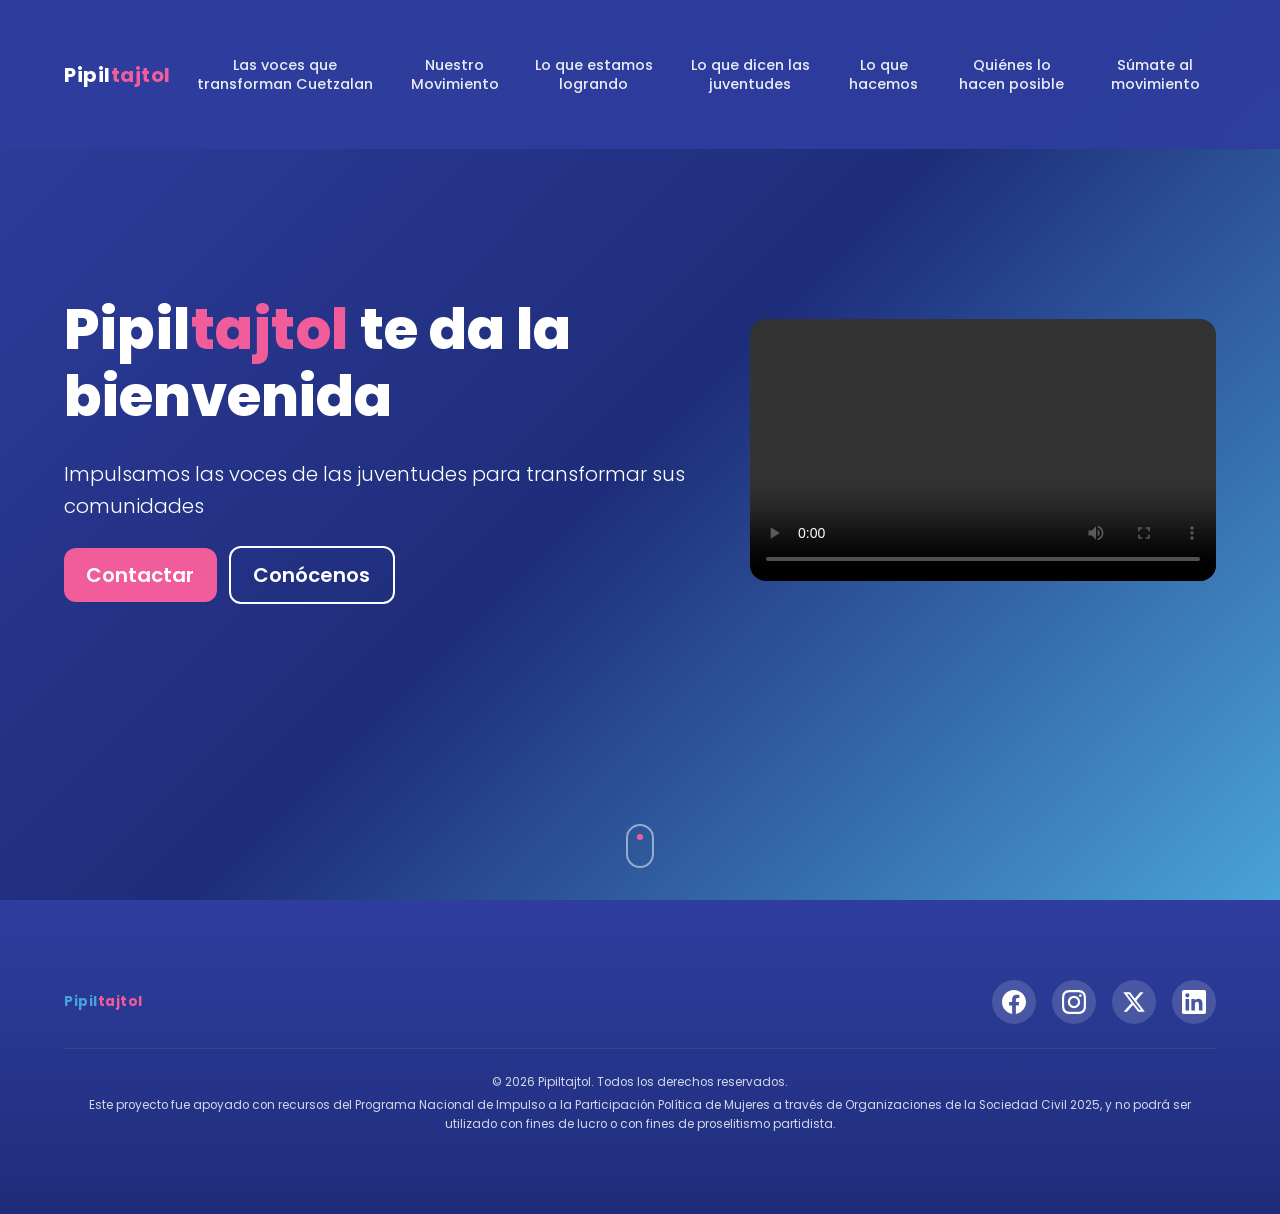
<file: index.html>
<!DOCTYPE html>
<html lang="es">
<head>
  <meta charset="UTF-8">
  <meta name="viewport" content="width=device-width, initial-scale=1.0">
  <title>Pipiltajtol — Sitio web profesional</title>
  <!-- Bootstrap 5.3 -->
  <link href="https://cdn.jsdelivr.net/npm/bootstrap@5.3.2/dist/css/bootstrap.min.css" rel="stylesheet" crossorigin="anonymous">
  <!-- Google Fonts - Poppins (Design System Pipiltajtol) -->
  <link rel="preconnect" href="https://fonts.googleapis.com">
  <link rel="preconnect" href="https://fonts.gstatic.com" crossorigin>
  <link href="https://fonts.googleapis.com/css2?family=Poppins:wght@400;500;600;700;800&display=swap" rel="stylesheet">
  <!-- Design System Pipiltajtol -->
  <link rel="stylesheet" href="css/pipitajtol.css">
  <!-- Estilos del sitio -->
  <link rel="stylesheet" href="css/styles.css">
</head>
<body>
  <!-- Navegación -->
  <nav class="navbar navbar-expand-lg navbar-dark fixed-top py-3" id="mainNav">
    <div class="container">
      <a class="navbar-brand brand-title fw-bold" href="index.html"><span class="pipil">Pipil</span><span class="tajtol">tajtol</span></a>
      <button class="navbar-toggler border-0" type="button" data-bs-toggle="collapse" data-bs-target="#navbarNav" aria-controls="navbarNav" aria-expanded="false" aria-label="Menú">
        <span class="navbar-toggler-icon"></span>
      </button>
      <div class="collapse navbar-collapse" id="navbarNav">
        <ul class="navbar-nav ms-auto gap-2 gap-lg-3">
          <li class="nav-item"><a class="nav-link" href="pages/nuestra_voz.html">Las voces que transforman Cuetzalan</a></li>
          <li class="nav-item"><a class="nav-link" href="pages/nuestro_movimiento.html">Nuestro Movimiento</a></li>
          <li class="nav-item"><a class="nav-link" href="pages/logros.html">Lo que estamos logrando</a></li>
          <li class="nav-item"><a class="nav-link" href="pages/testimonios.html">Lo que dicen las juventudes</a></li>
          <li class="nav-item"><a class="nav-link" href="pages/servicios.html">Lo que hacemos</a></li>
          <li class="nav-item"><a class="nav-link" href="pages/equipo.html">Quiénes lo hacen posible</a></li>
          <li class="nav-item"><a class="nav-link" href="pages/contacto.html">Súmate al movimiento</a></li>
        </ul>
      </div>
    </div>
  </nav>

  <!-- Sección 1: Inicio -->
  <section id="inicio" class="hero min-vh-100 d-flex align-items-center">
    <div class="container">
      <div class="row align-items-center">
        <div class="col-lg-7">
          <h1 class="hero-title animate-fade-in"><span class="brand-title"><span class="pipil">Pipil</span><span class="tajtol">tajtol</span></span> te da la bienvenida</h1>
          <p class="lead mt-3 animate-fade-in delay-1">Impulsamos las voces de las juventudes para transformar sus comunidades</p>
          <div class="mt-4 animate-fade-in delay-2">
            <a href="pages/contacto.html" class="btn button button-primary btn-lg me-2">Contactar</a>
            <a href="pages/servicios.html" class="btn button button-outline-hero btn-lg">Conócenos </a>
          </div>
        </div>
        <div class="col-12 col-lg-5 mt-4 mt-lg-0 text-center animate-fade-in delay-2">
          <div class="ratio ratio-16x9 rounded-4 overflow-hidden">
            <video controls preload="metadata" playsinline>
              <source src="images/Bienvenida.mp4" type="video/mp4">
              Tu navegador no soporta la reproducción de video. Puedes descargarlo aquí:
              <a href="images/Bienvenida.mp4">Descargar video de bienvenida</a>.
            </video>
          </div>
        </div>
      </div>
    </div>
    <div class="scroll-indicator">
      <a href="pages/nuestra_voz.html" class="scroll-link" aria-label="Ir a Las voces que transforman Cuetzalan">
        <span></span>
      </a>
    </div>
  </section>

  <!-- Footer con redes sociales -->
  <footer class="footer py-5">
    <div class="container">
      <div class="row align-items-center">
        <div class="col-md-6 text-center text-md-start mb-3 mb-md-0">
          <span class="navbar-brand brand-title fw-bold"><span class="pipil">Pipil</span><span class="tajtol">tajtol</span></span>
        </div>
        <div class="col-md-6">
          <div class="social-links d-flex justify-content-center justify-content-md-end gap-3">
            <a href="https://www.facebook.com/share/18GvmEy63g/" class="social-link" aria-label="Facebook" target="_blank" rel="noopener">
              <svg xmlns="http://www.w3.org/2000/svg" width="24" height="24" fill="currentColor" viewBox="0 0 24 24"><path d="M24 12.073c0-6.627-5.373-12-12-12s-12 5.373-12 12c0 5.99 4.388 10.954 10.125 11.854v-8.385H7.078v-3.47h3.047V9.43c0-3.007 1.792-4.669 4.533-4.669 1.312 0 2.686.235 2.686.235v2.953H15.83c-1.491 0-1.956.925-1.956 1.874v2.25h3.328l-.532 3.47h-2.796v8.385C19.612 23.027 24 18.062 24 12.073z"/></svg>
            </a>
            <a href="#" class="social-link" aria-label="Instagram" target="_blank" rel="noopener">
              <svg xmlns="http://www.w3.org/2000/svg" width="24" height="24" fill="currentColor" viewBox="0 0 24 24"><path d="M12 2.163c3.204 0 3.584.012 4.85.07 3.252.148 4.771 1.691 4.919 4.919.058 1.265.069 1.645.069 4.849 0 3.205-.012 3.584-.069 4.849-.149 3.225-1.664 4.771-4.919 4.919-1.266.058-1.644.07-4.85.07-3.204 0-3.584-.012-4.849-.07-3.26-.149-4.771-1.699-4.919-4.92-.058-1.265-.07-1.644-.07-4.849 0-3.204.013-3.583.07-4.849.149-3.227 1.664-4.771 4.919-4.919 1.266-.057 1.645-.069 4.849-.069zm0-2.163c-3.259 0-3.667.014-4.947.072-4.358.2-6.78 2.618-6.98 6.98-.059 1.281-.073 1.689-.073 4.948 0 3.259.014 3.668.072 4.948.2 4.358 2.618 6.78 6.98 6.98 1.281.058 1.689.072 4.948.072 3.259 0 3.668-.014 4.948-.072 4.354-.2 6.782-2.618 6.979-6.98.059-1.28.073-1.689.073-4.948 0-3.259-.014-3.667-.072-4.947-.196-4.354-2.617-6.78-6.979-6.98-1.281-.059-1.69-.073-4.949-.073zm0 5.838c-3.403 0-6.162 2.759-6.162 6.162s2.759 6.163 6.162 6.163 6.162-2.759 6.162-6.163c0-3.403-2.759-6.162-6.162-6.162zm0 10.162c-2.209 0-4-1.79-4-4 0-2.209 1.791-4 4-4s4 1.791 4 4c0 2.21-1.791 4-4 4zm6.406-11.845c-.796 0-1.441.645-1.441 1.44s.645 1.44 1.441 1.44c.795 0 1.439-.645 1.439-1.44s-.644-1.44-1.439-1.44z"/></svg>
            </a>
            <a href="#" class="social-link" aria-label="Twitter / X" target="_blank" rel="noopener">
              <svg xmlns="http://www.w3.org/2000/svg" width="24" height="24" fill="currentColor" viewBox="0 0 24 24"><path d="M18.244 2.25h3.308l-7.227 8.26 8.502 11.24H16.17l-5.214-6.817L4.99 21.75H1.68l7.73-8.835L1.254 2.25H8.08l4.713 6.231zm-1.161 17.52h1.833L7.084 4.126H5.117z"/></svg>
            </a>
            <a href="#" class="social-link" aria-label="LinkedIn" target="_blank" rel="noopener">
              <svg xmlns="http://www.w3.org/2000/svg" width="24" height="24" fill="currentColor" viewBox="0 0 24 24"><path d="M20.447 20.452h-3.554v-5.569c0-1.328-.027-3.037-1.852-3.037-1.853 0-2.136 1.445-2.136 2.939v5.667H9.351V9h3.414v1.561h.046c.477-.9 1.637-1.85 3.37-1.85 3.601 0 4.267 2.37 4.267 5.455v6.286zM5.337 7.433c-1.144 0-2.063-.926-2.063-2.065 0-1.138.92-2.063 2.063-2.063 1.14 0 2.064.925 2.064 2.063 0 1.139-.925 2.065-2.064 2.065zm1.782 13.019H3.555V9h3.564v11.452zM22.225 0H1.771C.792 0 0 .774 0 1.729v20.542C0 23.227.792 24 1.771 24h20.451C23.2 24 24 23.227 24 22.271V1.729C24 .774 23.2 0 22.222 0h.003z"/></svg>
            </a>
          </div>
        </div>
      </div>
      <hr class="border-secondary my-4">
      <p class="text-center text-white-50 small mb-1">&copy; <span id="year"></span> Pipiltajtol. Todos los derechos reservados.</p>
      <p class="text-center text-white-50 small mb-0">Este proyecto fue apoyado con recursos del Programa Nacional de Impulso a la Participación Política de Mujeres a través de Organizaciones de la Sociedad Civil 2025, y no podrá ser utilizado con fines de lucro o con fines de proselitismo partidista.</p>
    </div>
  </footer>

  <script src="https://cdn.jsdelivr.net/npm/bootstrap@5.3.2/dist/js/bootstrap.bundle.min.js" crossorigin="anonymous"></script>
  <script src="js/main.js"></script>
</body>
</html>
</file>
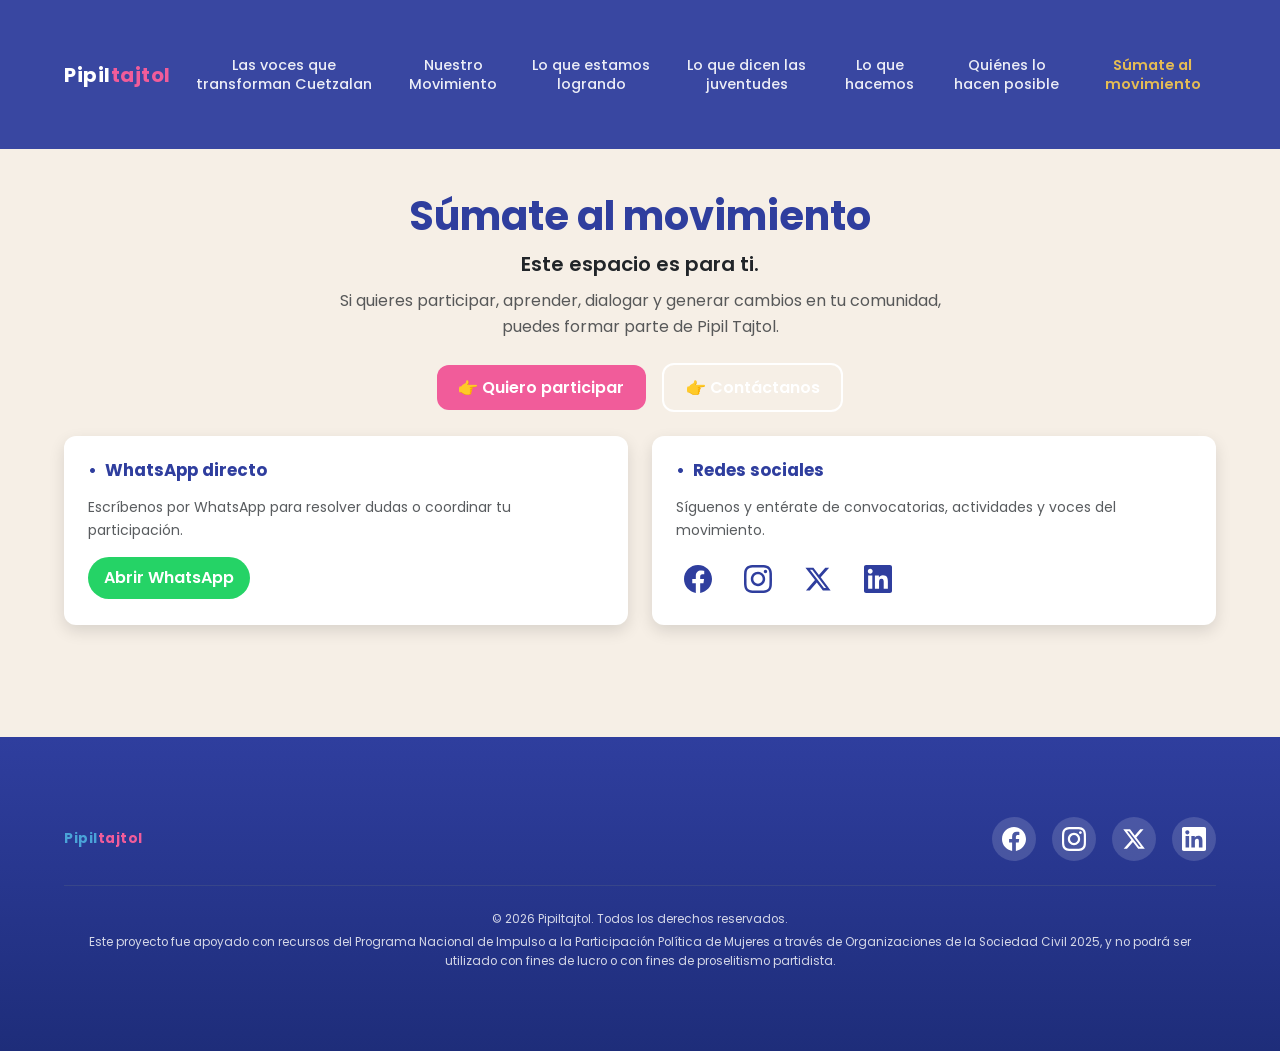
<file: pages/contacto.html>
<!DOCTYPE html>
<html lang="es">
<head>
  <meta charset="UTF-8">
  <meta name="viewport" content="width=device-width, initial-scale=1.0">
  <title>Súmate al movimiento — Pipiltajtol</title>
  <link href="https://cdn.jsdelivr.net/npm/bootstrap@5.3.2/dist/css/bootstrap.min.css" rel="stylesheet" crossorigin="anonymous">
  <link rel="preconnect" href="https://fonts.googleapis.com">
  <link rel="preconnect" href="https://fonts.gstatic.com" crossorigin>
  <link href="https://fonts.googleapis.com/css2?family=Poppins:wght@400;500;600;700;800&display=swap" rel="stylesheet">
  <link rel="stylesheet" href="../css/pipitajtol.css">
  <link rel="stylesheet" href="../css/styles.css">
  <style>
    .contact-hero-intro {
      max-width: 38rem;
      margin-left: auto;
      margin-right: auto;
    }
    .contact-cta-buttons {
      gap: 0.75rem 1rem;
    }
    .contact-cta-buttons .btn-contact-main {
      font-weight: 600;
      padding: 0.65rem 1.35rem;
      border-radius: var(--pipil-radius);
    }
    .contact-channel-card {
      background: var(--pipil-blanco);
      border-radius: var(--pipil-radius);
      box-shadow: var(--pipil-shadow);
      padding: 1.5rem;
      height: 100%;
    }
    .contact-channel-card h3 {
      font-size: 1.05rem;
      font-weight: 700;
      color: var(--pipil-azul-principal);
      margin-bottom: 0.75rem;
    }
    .contact-wa-btn {
      display: inline-flex;
      align-items: center;
      gap: 0.5rem;
      font-weight: 600;
      padding: 0.5rem 1rem;
      border-radius: 999px;
      background: #25d366;
      color: #fff !important;
      text-decoration: none;
    }
    .contact-wa-btn:hover {
      background: #1da851;
      color: #fff !important;
    }
    .contact-social-inline .social-link {
      color: var(--pipil-azul-principal);
    }
    .contact-social-inline .social-link:hover {
      color: var(--pipil-rosa-principal);
    }
    .scroll-mt-nav {
      scroll-margin-top: 6rem;
    }
  </style>
</head>
<body>
  <nav class="navbar navbar-expand-lg navbar-dark fixed-top py-3" id="mainNav">
    <div class="container">
      <a class="navbar-brand brand-title fw-bold" href="../index.html"><span class="pipil">Pipil</span><span class="tajtol">tajtol</span></a>
      <button class="navbar-toggler border-0" type="button" data-bs-toggle="collapse" data-bs-target="#navbarNav" aria-controls="navbarNav" aria-expanded="false" aria-label="Menú">
        <span class="navbar-toggler-icon"></span>
      </button>
      <div class="collapse navbar-collapse" id="navbarNav">
        <ul class="navbar-nav ms-auto gap-2 gap-lg-3">
          <li class="nav-item"><a class="nav-link" href="nuestra_voz.html">Las voces que transforman Cuetzalan</a></li>
          <li class="nav-item"><a class="nav-link" href="nuestro_movimiento.html">Nuestro Movimiento</a></li>
          <li class="nav-item"><a class="nav-link" href="logros.html">Lo que estamos logrando</a></li>
          <li class="nav-item"><a class="nav-link" href="testimonios.html">Lo que dicen las juventudes</a></li>
          <li class="nav-item"><a class="nav-link" href="servicios.html">Lo que hacemos</a></li>
          <li class="nav-item"><a class="nav-link" href="equipo.html">Quiénes lo hacen posible</a></li>
          <li class="nav-item"><a class="nav-link active" href="contacto.html" aria-current="page">Súmate al movimiento</a></li>
        </ul>
      </div>
    </div>
  </nav>

  <main class="page-content">
    <section class="section-py">
      <div class="container">
        <div class="row justify-content-center mb-4">
          <div class="col-lg-10 text-center">
            <h1 class="section-title animate-on-scroll">Súmate al movimiento</h1>
            <div class="contact-hero-intro text-muted animate-on-scroll">
              <p class="lead fw-semibold text-dark mb-2">Este espacio es para ti.</p>
              <p class="mb-0">Si quieres participar, aprender, dialogar y generar cambios en tu comunidad, puedes formar parte de Pipil Tajtol.</p>
            </div>
          </div>
        </div>

        <div class="row justify-content-center mb-4">
          <div class="col-lg-10 text-center">
            <div class="d-flex flex-wrap justify-content-center align-items-center contact-cta-buttons animate-on-scroll">
              <a href="#whatsapp-directo" class="btn button button-primary btn-contact-main"><span aria-hidden="true">👉</span> Quiero participar</a>
              <a href="#canales-contacto" class="btn button button-outline-hero btn-contact-main"><span aria-hidden="true">👉</span> Contáctanos</a>
            </div>
          </div>
        </div>

        <div id="canales-contacto" class="row justify-content-center g-4 scroll-mt-nav">
          <div class="col-md-6">
            <div id="whatsapp-directo" class="contact-channel-card animate-on-scroll scroll-mt-nav">
              <h3 class="d-flex align-items-center gap-2 mb-3"><span aria-hidden="true">•</span> WhatsApp directo</h3>
              <p class="small text-muted mb-3">Escríbenos por WhatsApp para resolver dudas o coordinar tu participación.</p>
              <a href="https://wa.me/522227060955" class="contact-wa-btn" target="_blank" rel="noopener noreferrer">Abrir WhatsApp</a>
            </div>
          </div>
          <div class="col-md-6">
            <div class="contact-channel-card animate-on-scroll">
              <h3 class="d-flex align-items-center gap-2 mb-3"><span aria-hidden="true">•</span> Redes sociales</h3>
              <p class="small text-muted mb-3">Síguenos y entérate de convocatorias, actividades y voces del movimiento.</p>
              <div class="social-links d-flex flex-wrap gap-3 contact-social-inline">
                <a href="https://www.facebook.com/share/18GvmEy63g/" class="social-link" aria-label="Facebook" target="_blank" rel="noopener"><svg xmlns="http://www.w3.org/2000/svg" width="28" height="28" fill="currentColor" viewBox="0 0 24 24"><path d="M24 12.073c0-6.627-5.373-12-12-12s-12 5.373-12 12c0 5.99 4.388 10.954 10.125 11.854v-8.385H7.078v-3.47h3.047V9.43c0-3.007 1.792-4.669 4.533-4.669 1.312 0 2.686.235 2.686.235v2.953H15.83c-1.491 0-1.956.925-1.956 1.874v2.25h3.328l-.532 3.47h-2.796v8.385C19.612 23.027 24 18.062 24 12.073z"/></svg></a>
                <a href="#" class="social-link" aria-label="Instagram" target="_blank" rel="noopener"><svg xmlns="http://www.w3.org/2000/svg" width="28" height="28" fill="currentColor" viewBox="0 0 24 24"><path d="M12 2.163c3.204 0 3.584.012 4.85.07 3.252.148 4.771 1.691 4.919 4.919.058 1.265.069 1.645.069 4.849 0 3.205-.012 3.584-.069 4.849-.149 3.225-1.664 4.771-4.919 4.919-1.266.058-1.644.07-4.85.07-3.204 0-3.584-.012-4.849-.07-3.26-.149-4.771-1.699-4.919-4.92-.058-1.265-.07-1.644-.07-4.849 0-3.204.013-3.583.07-4.849.149-3.227 1.664-4.771 4.919-4.919 1.266-.057 1.645-.069 4.849-.069zm0-2.163c-3.259 0-3.667.014-4.947.072-4.358.2-6.78 2.618-6.98 6.98-.059 1.281-.073 1.689-.073 4.948 0 3.259.014 3.668.072 4.948.2 4.358 2.618 6.78 6.98 6.98 1.281.058 1.689.072 4.948.072 3.259 0 3.668-.014 4.948-.072 4.354-.2 6.782-2.618 6.979-6.98.059-1.28.073-1.689.073-4.948 0-3.259-.014-3.667-.072-4.947-.196-4.354-2.617-6.78-6.979-6.98-1.281-.059-1.69-.073-4.949-.073zm0 5.838c-3.403 0-6.162 2.759-6.162 6.162s2.759 6.163 6.162 6.163 6.162-2.759 6.162-6.163c0-3.403-2.759-6.162-6.162-6.162zm0 10.162c-2.209 0-4-1.79-4-4 0-2.209 1.791-4 4-4s4 1.791 4 4c0 2.21-1.791 4-4 4zm6.406-11.845c-.796 0-1.441.645-1.441 1.44s.645 1.44 1.441 1.44c.795 0 1.439-.645 1.439-1.44s-.644-1.44-1.439-1.44z"/></svg></a>
                <a href="#" class="social-link" aria-label="Twitter / X" target="_blank" rel="noopener"><svg xmlns="http://www.w3.org/2000/svg" width="28" height="28" fill="currentColor" viewBox="0 0 24 24"><path d="M18.244 2.25h3.308l-7.227 8.26 8.502 11.24H16.17l-5.214-6.817L4.99 21.75H1.68l7.73-8.835L1.254 2.25H8.08l4.713 6.231zm-1.161 17.52h1.833L7.084 4.126H5.117z"/></svg></a>
                <a href="#" class="social-link" aria-label="LinkedIn" target="_blank" rel="noopener"><svg xmlns="http://www.w3.org/2000/svg" width="28" height="28" fill="currentColor" viewBox="0 0 24 24"><path d="M20.447 20.452h-3.554v-5.569c0-1.328-.027-3.037-1.852-3.037-1.853 0-2.136 1.445-2.136 2.939v5.667H9.351V9h3.414v1.561h.046c.477-.9 1.637-1.85 3.37-1.85 3.601 0 4.267 2.37 4.267 5.455v6.286zM5.337 7.433c-1.144 0-2.063-.926-2.063-2.065 0-1.138.92-2.063 2.063-2.063 1.14 0 2.064.925 2.064 2.063 0 1.139-.925 2.065-2.064 2.065zm1.782 13.019H3.555V9h3.564v11.452zM22.225 0H1.771C.792 0 0 .774 0 1.729v20.542C0 23.227.792 24 1.771 24h20.451C23.2 24 24 23.227 24 22.271V1.729C24 .774 23.2 0 22.222 0h.003z"/></svg></a>
              </div>
            </div>
          </div>
        </div>
      </div>
    </section>
  </main>

  <footer class="footer py-5">
    <div class="container">
      <div class="row align-items-center">
        <div class="col-md-6 text-center text-md-start mb-3 mb-md-0">
          <span class="navbar-brand brand-title fw-bold"><span class="pipil">Pipil</span><span class="tajtol">tajtol</span></span>
        </div>
        <div class="col-md-6">
          <div class="social-links d-flex justify-content-center justify-content-md-end gap-3">
            <a href="https://www.facebook.com/share/18GvmEy63g/" class="social-link" aria-label="Facebook" target="_blank" rel="noopener"><svg xmlns="http://www.w3.org/2000/svg" width="24" height="24" fill="currentColor" viewBox="0 0 24 24"><path d="M24 12.073c0-6.627-5.373-12-12-12s-12 5.373-12 12c0 5.99 4.388 10.954 10.125 11.854v-8.385H7.078v-3.47h3.047V9.43c0-3.007 1.792-4.669 4.533-4.669 1.312 0 2.686.235 2.686.235v2.953H15.83c-1.491 0-1.956.925-1.956 1.874v2.25h3.328l-.532 3.47h-2.796v8.385C19.612 23.027 24 18.062 24 12.073z"/></svg></a>
            <a href="#" class="social-link" aria-label="Instagram" target="_blank" rel="noopener"><svg xmlns="http://www.w3.org/2000/svg" width="24" height="24" fill="currentColor" viewBox="0 0 24 24"><path d="M12 2.163c3.204 0 3.584.012 4.85.07 3.252.148 4.771 1.691 4.919 4.919.058 1.265.069 1.645.069 4.849 0 3.205-.012 3.584-.069 4.849-.149 3.225-1.664 4.771-4.919 4.919-1.266.058-1.644.07-4.85.07-3.204 0-3.584-.012-4.849-.07-3.26-.149-4.771-1.699-4.919-4.92-.058-1.265-.07-1.644-.07-4.849 0-3.204.013-3.583.07-4.849.149-3.227 1.664-4.771 4.919-4.919 1.266-.057 1.645-.069 4.849-.069zm0-2.163c-3.259 0-3.667.014-4.947.072-4.358.2-6.78 2.618-6.98 6.98-.059 1.281-.073 1.689-.073 4.948 0 3.259.014 3.668.072 4.948.2 4.358 2.618 6.78 6.98 6.98 1.281.058 1.689.072 4.948.072 3.259 0 3.668-.014 4.948-.072 4.354-.2 6.782-2.618 6.979-6.98.059-1.28.073-1.689.073-4.948 0-3.259-.014-3.667-.072-4.947-.196-4.354-2.617-6.78-6.979-6.98-1.281-.059-1.69-.073-4.949-.073zm0 5.838c-3.403 0-6.162 2.759-6.162 6.162s2.759 6.163 6.162 6.163 6.162-2.759 6.162-6.163c0-3.403-2.759-6.162-6.162-6.162zm0 10.162c-2.209 0-4-1.79-4-4 0-2.209 1.791-4 4-4s4 1.791 4 4c0 2.21-1.791 4-4 4zm6.406-11.845c-.796 0-1.441.645-1.441 1.44s.645 1.44 1.441 1.44c.795 0 1.439-.645 1.439-1.44s-.644-1.44-1.439-1.44z"/></svg></a>
            <a href="#" class="social-link" aria-label="Twitter / X" target="_blank" rel="noopener"><svg xmlns="http://www.w3.org/2000/svg" width="24" height="24" fill="currentColor" viewBox="0 0 24 24"><path d="M18.244 2.25h3.308l-7.227 8.26 8.502 11.24H16.17l-5.214-6.817L4.99 21.75H1.68l7.73-8.835L1.254 2.25H8.08l4.713 6.231zm-1.161 17.52h1.833L7.084 4.126H5.117z"/></svg></a>
            <a href="#" class="social-link" aria-label="LinkedIn" target="_blank" rel="noopener"><svg xmlns="http://www.w3.org/2000/svg" width="24" height="24" fill="currentColor" viewBox="0 0 24 24"><path d="M20.447 20.452h-3.554v-5.569c0-1.328-.027-3.037-1.852-3.037-1.853 0-2.136 1.445-2.136 2.939v5.667H9.351V9h3.414v1.561h.046c.477-.9 1.637-1.85 3.37-1.85 3.601 0 4.267 2.37 4.267 5.455v6.286zM5.337 7.433c-1.144 0-2.063-.926-2.063-2.065 0-1.138.92-2.063 2.063-2.063 1.14 0 2.064.925 2.064 2.063 0 1.139-.925 2.065-2.064 2.065zm1.782 13.019H3.555V9h3.564v11.452zM22.225 0H1.771C.792 0 0 .774 0 1.729v20.542C0 23.227.792 24 1.771 24h20.451C23.2 24 24 23.227 24 22.271V1.729C24 .774 23.2 0 22.222 0h.003z"/></svg></a>
          </div>
        </div>
      </div>
      <hr class="border-secondary my-4">
      <p class="text-center text-white-50 small mb-1">&copy; <span id="year"></span> Pipiltajtol. Todos los derechos reservados.</p>
      <p class="text-center text-white-50 small mb-0">Este proyecto fue apoyado con recursos del Programa Nacional de Impulso a la Participación Política de Mujeres a través de Organizaciones de la Sociedad Civil 2025, y no podrá ser utilizado con fines de lucro o con fines de proselitismo partidista.</p>
    </div>
  </footer>

  <script src="https://cdn.jsdelivr.net/npm/bootstrap@5.3.2/dist/js/bootstrap.bundle.min.js" crossorigin="anonymous"></script>
  <script src="../js/main.js"></script>
</body>
</html>
</file>
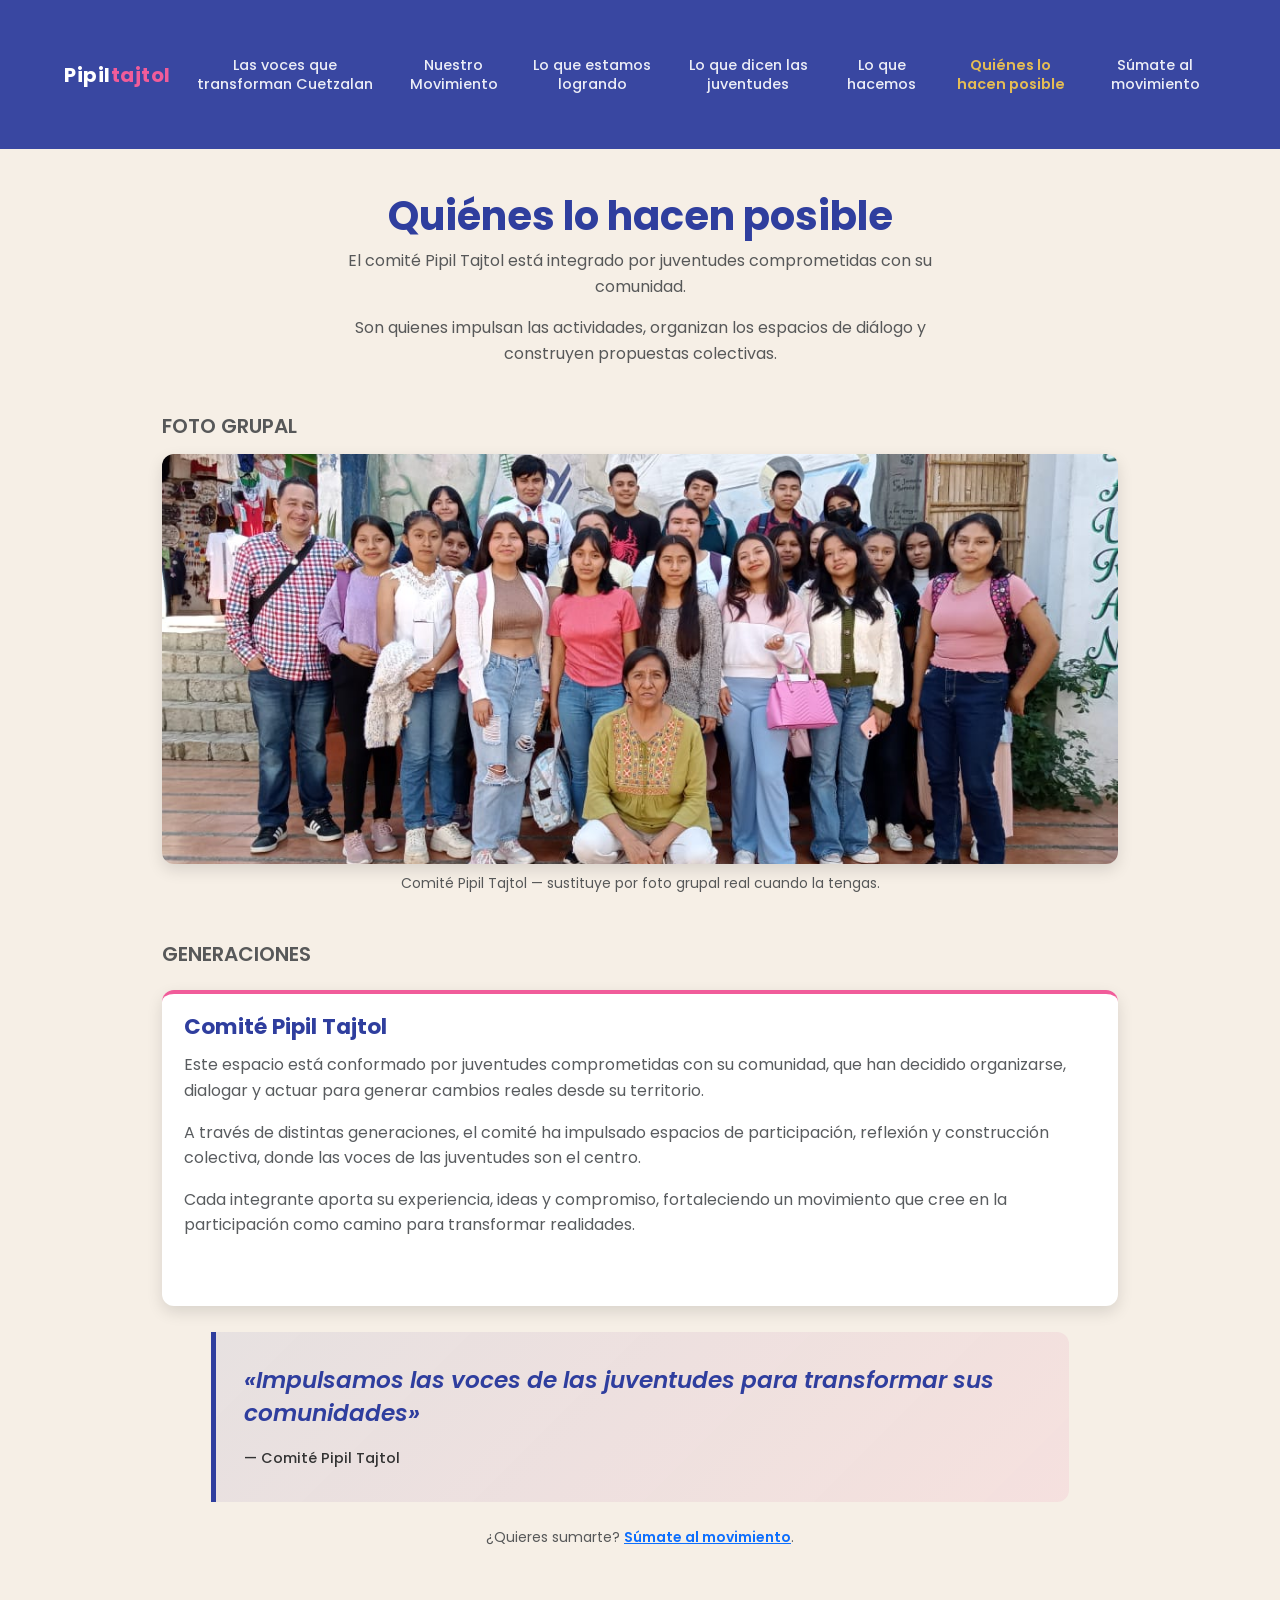
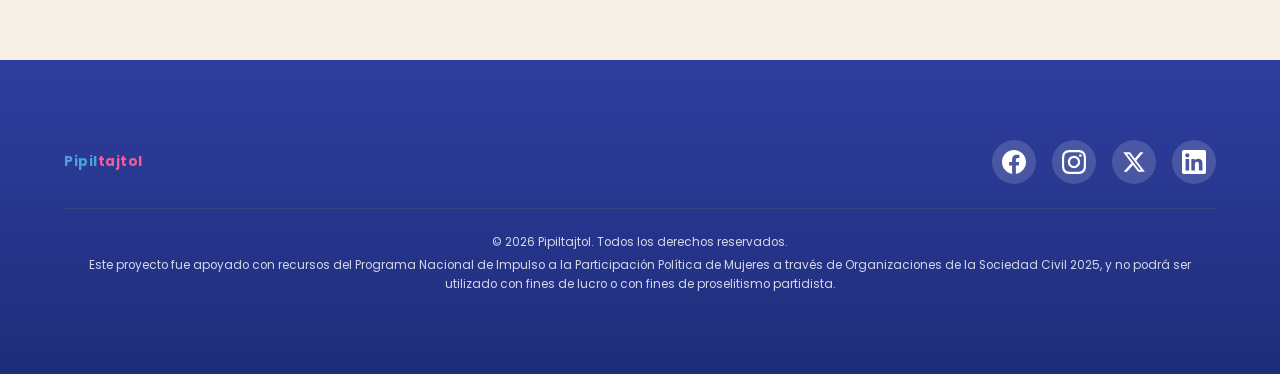
<file: pages/equipo.html>
<!DOCTYPE html>
<html lang="es">
<head>
  <meta charset="UTF-8">
  <meta name="viewport" content="width=device-width, initial-scale=1.0">
  <title>Quiénes lo hacen posible — Pipiltajtol</title>
  <link href="https://cdn.jsdelivr.net/npm/bootstrap@5.3.2/dist/css/bootstrap.min.css" rel="stylesheet" crossorigin="anonymous">
  <link rel="preconnect" href="https://fonts.googleapis.com">
  <link rel="preconnect" href="https://fonts.gstatic.com" crossorigin>
  <link href="https://fonts.googleapis.com/css2?family=Poppins:wght@400;500;600;700;800&display=swap" rel="stylesheet">
  <link rel="stylesheet" href="../css/pipitajtol.css">
  <link rel="stylesheet" href="../css/styles.css">
  <style>
    .equipo-intro {
      max-width: 40rem;
      margin-left: auto;
      margin-right: auto;
    }
    .equipo-foto-grupal {
      border-radius: var(--pipil-radius);
      overflow: hidden;
      box-shadow: var(--pipil-shadow);
      aspect-ratio: 21 / 9;
      min-height: 200px;
      background: url('../images/MIEMBROS/Miembros_001.jpeg') center center / cover no-repeat;
 
    }
    @media (max-width: 767.98px) {
      .equipo-foto-grupal {
        aspect-ratio: 4 / 3;
      }
    }
    .equipo-gen-card {
      background: var(--pipil-blanco);
      border-radius: var(--pipil-radius);
      padding: 1.25rem 1.35rem;
      box-shadow: var(--pipil-shadow);
      height: 100%;
      border-top: 4px solid var(--pipil-rosa-principal);
    }
    .equipo-comite-titulo {
      font-size: clamp(1.15rem, 2vw, 1.35rem);
      font-weight: 700;
      color: var(--pipil-azul-principal);
      margin-bottom: 0.75rem;
    }
    .equipo-frase {
      background: linear-gradient(135deg, rgba(47, 62, 158, 0.08) 0%, rgba(241, 92, 154, 0.1) 100%);
      border-left: 5px solid var(--pipil-azul-principal);
      border-radius: 0 var(--pipil-radius) var(--pipil-radius) 0;
      padding: 2rem 1.75rem;
      margin: 0;
    }
    .equipo-frase blockquote {
      margin: 0;
      font-size: clamp(1.15rem, 2.5vw, 1.45rem);
      font-weight: 600;
      font-style: italic;
      color: var(--pipil-azul-principal);
      line-height: 1.45;
    }
    .equipo-frase footer {
      margin-top: 1rem;
      font-size: 0.9rem;
      font-weight: 500;
      color: var(--pipil-gris-texto);
      font-style: normal;
    }
  </style>
</head>
<body>
  <nav class="navbar navbar-expand-lg navbar-dark fixed-top py-3" id="mainNav">
    <div class="container">
      <a class="navbar-brand brand-title fw-bold" href="../index.html"><span class="pipil">Pipil</span><span class="tajtol">tajtol</span></a>
      <button class="navbar-toggler border-0" type="button" data-bs-toggle="collapse" data-bs-target="#navbarNav" aria-controls="navbarNav" aria-expanded="false" aria-label="Menú">
        <span class="navbar-toggler-icon"></span>
      </button>
      <div class="collapse navbar-collapse" id="navbarNav">
        <ul class="navbar-nav ms-auto gap-2 gap-lg-3">
          <li class="nav-item"><a class="nav-link" href="nuestra_voz.html">Las voces que transforman Cuetzalan</a></li>
          <li class="nav-item"><a class="nav-link" href="nuestro_movimiento.html">Nuestro Movimiento</a></li>
          <li class="nav-item"><a class="nav-link" href="logros.html">Lo que estamos logrando</a></li>
          <li class="nav-item"><a class="nav-link" href="testimonios.html">Lo que dicen las juventudes</a></li>
          <li class="nav-item"><a class="nav-link" href="servicios.html">Lo que hacemos</a></li>
          <li class="nav-item"><a class="nav-link active" href="equipo.html" aria-current="page">Quiénes lo hacen posible</a></li>
          <li class="nav-item"><a class="nav-link" href="contacto.html">Súmate al movimiento</a></li>
        </ul>
      </div>
    </div>
  </nav>

  <main class="page-content">
    <section class="section-py">
      <div class="container">
        <div class="row justify-content-center mb-4 mb-lg-5">
          <div class="col-lg-10 text-center">
            <h1 class="section-title animate-on-scroll">Quiénes lo hacen posible</h1>
            <div class="equipo-intro text-muted text-start text-lg-center animate-on-scroll">
              <p class="mb-3">El comité Pipil Tajtol está integrado por juventudes comprometidas con su comunidad.</p>
              <p class="mb-0">Son quienes impulsan las actividades, organizan los espacios de diálogo y construyen propuestas colectivas.</p>
            </div>
          </div>
        </div>

        <div class="row justify-content-center mb-5">
          <div class="col-lg-10">
            <h2 class="h5 text-uppercase text-muted fw-semibold mb-3 animate-on-scroll" id="fotoGrupalHeading">Foto grupal</h2>
            <figure class="mb-0 animate-on-scroll">
              <div class="equipo-foto-grupal w-100" role="img" aria-labelledby="fotoGrupalHeading fotoGrupalCaption"></div>
              <figcaption id="fotoGrupalCaption" class="text-center text-muted small mt-2">Comité Pipil Tajtol — sustituye por foto grupal real cuando la tengas.</figcaption>
            </figure>
          </div>
        </div>

        <div class="row justify-content-center mb-5">
          <div class="col-lg-10">
            <h2 class="h5 text-uppercase text-muted fw-semibold mb-4 animate-on-scroll" id="generacionesHeading">Generaciones</h2>
            <div class="equipo-gen-card animate-on-scroll">
              <h3 class="equipo-comite-titulo">Comité Pipil Tajtol</h3>
              <p class="text-muted mb-3">Este espacio está conformado por juventudes comprometidas con su comunidad, que han decidido organizarse, dialogar y actuar para generar cambios reales desde su territorio.</p>
              <p class="text-muted mb-3">A través de distintas generaciones, el comité ha impulsado espacios de participación, reflexión y construcción colectiva, donde las voces de las juventudes son el centro.</p>
              <p class="text-muted mb-0">Cada integrante aporta su experiencia, ideas y compromiso, fortaleciendo un movimiento que cree en la participación como camino para transformar realidades.</p>
            </div>
          </div>
        </div>

        <br>

        <div class="row justify-content-center">
          <div class="col-lg-9">
            <h2 class="visually-hidden">Frase colectiva</h2>
            <div class="equipo-frase animate-on-scroll">
              <blockquote>
                «Impulsamos las voces de las juventudes para transformar sus comunidades»
              </blockquote>
              <footer>— Comité Pipil Tajtol</footer>
            </div>
            <p class="text-center text-muted small mt-4 mb-0 animate-on-scroll">¿Quieres sumarte? <a href="contacto.html" class="fw-semibold">Súmate al movimiento</a>.</p>
          </div>
        </div>
      </div>
    </section>
  </main>

  <footer class="footer py-5">
    <div class="container">
      <div class="row align-items-center">
        <div class="col-md-6 text-center text-md-start mb-3 mb-md-0">
          <span class="navbar-brand brand-title fw-bold"><span class="pipil">Pipil</span><span class="tajtol">tajtol</span></span>
        </div>
        <div class="col-md-6">
          <div class="social-links d-flex justify-content-center justify-content-md-end gap-3">
            <a href="https://www.facebook.com/share/18GvmEy63g/" class="social-link" aria-label="Facebook" target="_blank" rel="noopener"><svg xmlns="http://www.w3.org/2000/svg" width="24" height="24" fill="currentColor" viewBox="0 0 24 24"><path d="M24 12.073c0-6.627-5.373-12-12-12s-12 5.373-12 12c0 5.99 4.388 10.954 10.125 11.854v-8.385H7.078v-3.47h3.047V9.43c0-3.007 1.792-4.669 4.533-4.669 1.312 0 2.686.235 2.686.235v2.953H15.83c-1.491 0-1.956.925-1.956 1.874v2.25h3.328l-.532 3.47h-2.796v8.385C19.612 23.027 24 18.062 24 12.073z"/></svg></a>
            <a href="#" class="social-link" aria-label="Instagram" target="_blank" rel="noopener"><svg xmlns="http://www.w3.org/2000/svg" width="24" height="24" fill="currentColor" viewBox="0 0 24 24"><path d="M12 2.163c3.204 0 3.584.012 4.85.07 3.252.148 4.771 1.691 4.919 4.919.058 1.265.069 1.645.069 4.849 0 3.205-.012 3.584-.069 4.849-.149 3.225-1.664 4.771-4.919 4.919-1.266.058-1.644.07-4.85.07-3.204 0-3.584-.012-4.849-.07-3.26-.149-4.771-1.699-4.919-4.92-.058-1.265-.07-1.644-.07-4.849 0-3.204.013-3.583.07-4.849.149-3.227 1.664-4.771 4.919-4.919 1.266-.057 1.645-.069 4.849-.069zm0-2.163c-3.259 0-3.667.014-4.947.072-4.358.2-6.78 2.618-6.98 6.98-.059 1.281-.073 1.689-.073 4.948 0 3.259.014 3.668.072 4.948.2 4.358 2.618 6.78 6.98 6.98 1.281.058 1.689.072 4.948.072 3.259 0 3.668-.014 4.948-.072 4.354-.2 6.782-2.618 6.979-6.98.059-1.28.073-1.689.073-4.948 0-3.259-.014-3.667-.072-4.947-.196-4.354-2.617-6.78-6.979-6.98-1.281-.059-1.69-.073-4.949-.073zm0 5.838c-3.403 0-6.162 2.759-6.162 6.162s2.759 6.163 6.162 6.163 6.162-2.759 6.162-6.163c0-3.403-2.759-6.162-6.162-6.162zm0 10.162c-2.209 0-4-1.79-4-4 0-2.209 1.791-4 4-4s4 1.791 4 4c0 2.21-1.791 4-4 4zm6.406-11.845c-.796 0-1.441.645-1.441 1.44s.645 1.44 1.441 1.44c.795 0 1.439-.645 1.439-1.44s-.644-1.44-1.439-1.44z"/></svg></a>
            <a href="#" class="social-link" aria-label="Twitter / X" target="_blank" rel="noopener"><svg xmlns="http://www.w3.org/2000/svg" width="24" height="24" fill="currentColor" viewBox="0 0 24 24"><path d="M18.244 2.25h3.308l-7.227 8.26 8.502 11.24H16.17l-5.214-6.817L4.99 21.75H1.68l7.73-8.835L1.254 2.25H8.08l4.713 6.231zm-1.161 17.52h1.833L7.084 4.126H5.117z"/></svg></a>
            <a href="#" class="social-link" aria-label="LinkedIn" target="_blank" rel="noopener"><svg xmlns="http://www.w3.org/2000/svg" width="24" height="24" fill="currentColor" viewBox="0 0 24 24"><path d="M20.447 20.452h-3.554v-5.569c0-1.328-.027-3.037-1.852-3.037-1.853 0-2.136 1.445-2.136 2.939v5.667H9.351V9h3.414v1.561h.046c.477-.9 1.637-1.85 3.37-1.85 3.601 0 4.267 2.37 4.267 5.455v6.286zM5.337 7.433c-1.144 0-2.063-.926-2.063-2.065 0-1.138.92-2.063 2.063-2.063 1.14 0 2.064.925 2.064 2.063 0 1.139-.925 2.065-2.064 2.065zm1.782 13.019H3.555V9h3.564v11.452zM22.225 0H1.771C.792 0 0 .774 0 1.729v20.542C0 23.227.792 24 1.771 24h20.451C23.2 24 24 23.227 24 22.271V1.729C24 .774 23.2 0 22.222 0h.003z"/></svg></a>
          </div>
        </div>
      </div>
      <hr class="border-secondary my-4">
      <p class="text-center text-white-50 small mb-1">&copy; <span id="year"></span> Pipiltajtol. Todos los derechos reservados.</p>
      <p class="text-center text-white-50 small mb-0">Este proyecto fue apoyado con recursos del Programa Nacional de Impulso a la Participación Política de Mujeres a través de Organizaciones de la Sociedad Civil 2025, y no podrá ser utilizado con fines de lucro o con fines de proselitismo partidista.</p>
    </div>
  </footer>

  <script src="https://cdn.jsdelivr.net/npm/bootstrap@5.3.2/dist/js/bootstrap.bundle.min.js" crossorigin="anonymous"></script>
  <script src="../js/main.js"></script>
</body>
</html>
</file>
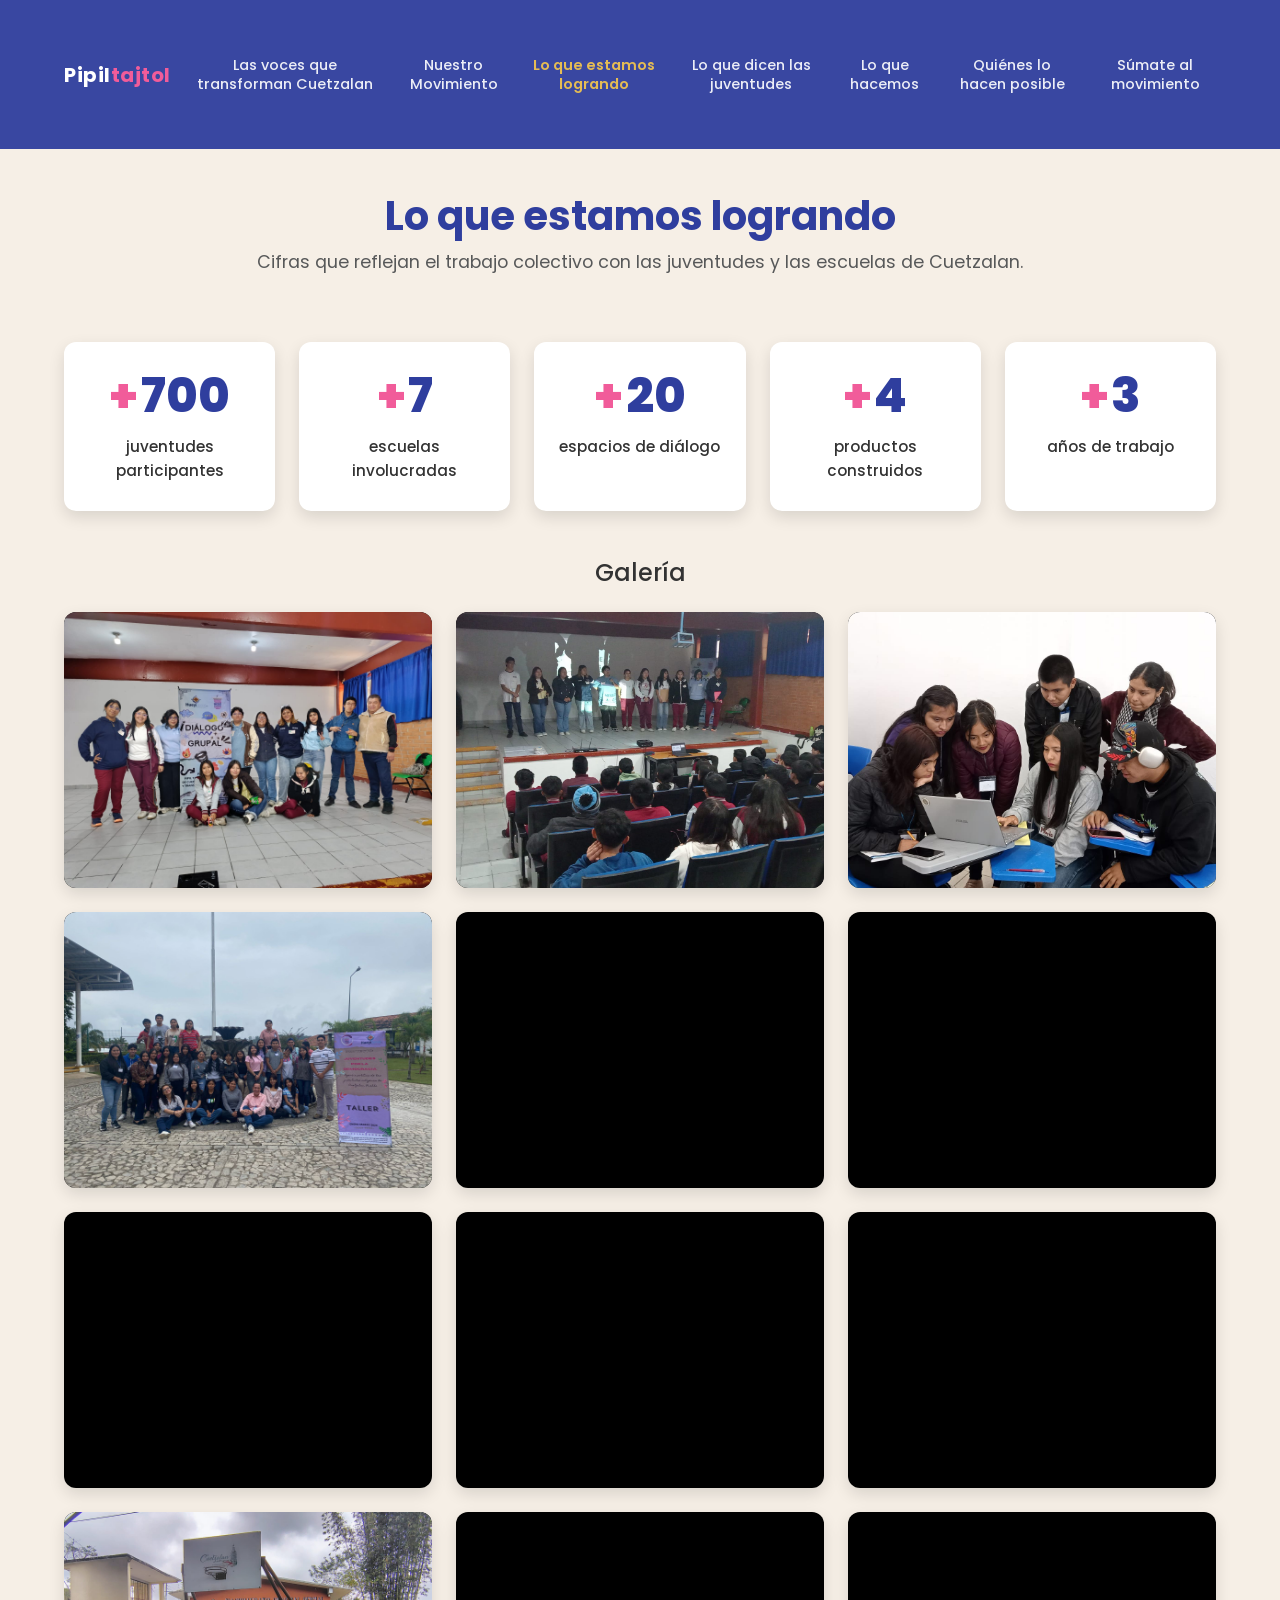
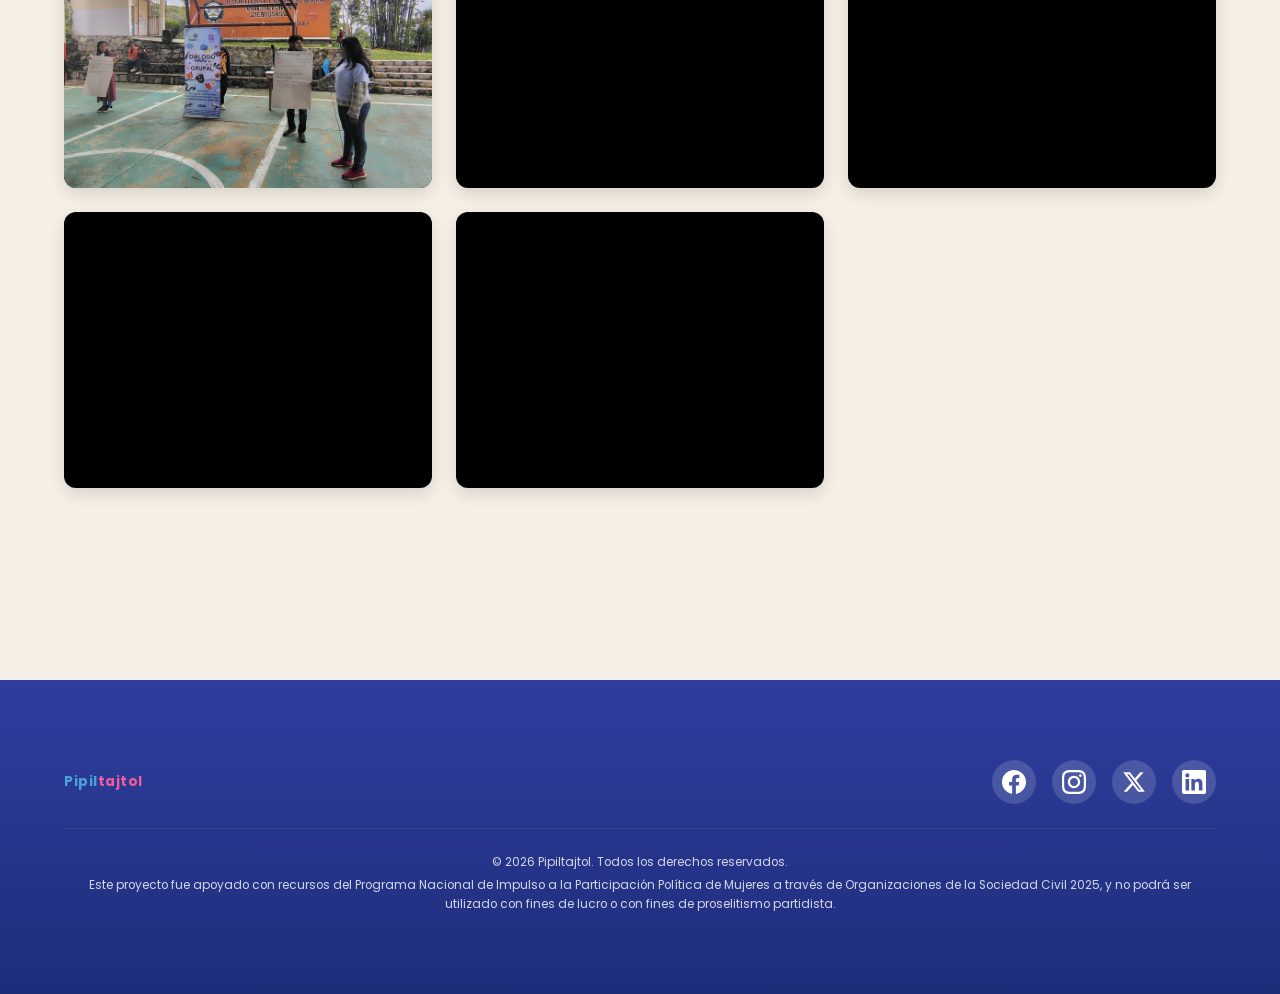
<file: pages/logros.html>
<!DOCTYPE html>
<html lang="es">
<head>
  <meta charset="UTF-8">
  <meta name="viewport" content="width=device-width, initial-scale=1.0">
  <title>Lo que estamos logrando — Pipiltajtol</title>
  <link href="https://cdn.jsdelivr.net/npm/bootstrap@5.3.2/dist/css/bootstrap.min.css" rel="stylesheet" crossorigin="anonymous">
  <link rel="preconnect" href="https://fonts.googleapis.com">
  <link rel="preconnect" href="https://fonts.gstatic.com" crossorigin>
  <link href="https://fonts.googleapis.com/css2?family=Poppins:wght@400;500;600;700;800&display=swap" rel="stylesheet">
  <link rel="stylesheet" href="../css/pipitajtol.css">
  <link rel="stylesheet" href="../css/styles.css">
  <style>
    .logros-gallery-item {
      aspect-ratio: 4 / 3;
      border-radius: var(--pipil-radius);
      overflow: hidden;
      box-shadow: var(--pipil-shadow);
      background: #000;
    }
    .logros-gallery-item img {
      width: 100%;
      height: 100%;
      object-fit: cover;
      display: block;
    }
  </style>
</head>
<body>
  <nav class="navbar navbar-expand-lg navbar-dark fixed-top py-3" id="mainNav">
    <div class="container">
      <a class="navbar-brand brand-title fw-bold" href="../index.html"><span class="pipil">Pipil</span><span class="tajtol">tajtol</span></a>
      <button class="navbar-toggler border-0" type="button" data-bs-toggle="collapse" data-bs-target="#navbarNav" aria-controls="navbarNav" aria-expanded="false" aria-label="Menú">
        <span class="navbar-toggler-icon"></span>
      </button>
      <div class="collapse navbar-collapse" id="navbarNav">
        <ul class="navbar-nav ms-auto gap-2 gap-lg-3">
          <li class="nav-item"><a class="nav-link" href="nuestra_voz.html">Las voces que transforman Cuetzalan</a></li>
          <li class="nav-item"><a class="nav-link" href="nuestro_movimiento.html">Nuestro Movimiento</a></li>
          <li class="nav-item"><a class="nav-link active" href="logros.html" aria-current="page">Lo que estamos logrando</a></li>
          <li class="nav-item"><a class="nav-link" href="testimonios.html">Lo que dicen las juventudes</a></li>
          <li class="nav-item"><a class="nav-link" href="servicios.html">Lo que hacemos</a></li>
          <li class="nav-item"><a class="nav-link" href="equipo.html">Quiénes lo hacen posible</a></li>
          <li class="nav-item"><a class="nav-link" href="contacto.html">Súmate al movimiento</a></li>
        </ul>
      </div>
    </div>
  </nav>

  <main class="page-content">
    <section class="section-py">
      <div class="container">
        <div class="row justify-content-center mb-4 mb-lg-5">
          <div class="col-lg-9 text-center">
            <h1 class="section-title animate-on-scroll">Lo que estamos logrando</h1>
            <p class="section-subtitle text-muted animate-on-scroll">Cifras que reflejan el trabajo colectivo con las juventudes y las escuelas de Cuetzalan.</p>
          </div>
        </div>

        <section id="countersSection" class="mb-0" aria-labelledby="countersHeading">
          <h2 id="countersHeading" class="visually-hidden">Indicadores del movimiento</h2>
          <div class="row row-cols-1 row-cols-sm-2 row-cols-lg-3 row-cols-xl-5 g-4">
            <div class="col">
              <div class="counter-card animate-on-scroll">
                <div class="counter-number" aria-label="Más de 700 juventudes participantes">
                  <span class="counter-prefix">+</span><span class="counter-value" data-target="700">0</span>
                </div>
                <p class="counter-label">juventudes participantes</p>
              </div>
            </div>
            <div class="col">
              <div class="counter-card animate-on-scroll">
                <div class="counter-number" aria-label="Más de 7 escuelas involucradas">
                  <span class="counter-prefix">+</span><span class="counter-value" data-target="7">0</span>
                </div>
                <p class="counter-label">escuelas involucradas</p>
              </div>
            </div>
            <div class="col">
              <div class="counter-card animate-on-scroll">
                <div class="counter-number" aria-label="Más de 20 espacios de diálogo">
                  <span class="counter-prefix">+</span><span class="counter-value" data-target="20">0</span>
                </div>
                <p class="counter-label">espacios de diálogo</p>
              </div>
            </div>
            <div class="col">
              <div class="counter-card animate-on-scroll">
                <div class="counter-number" aria-label="Más de 4 productos construidos">
                  <span class="counter-prefix">+</span><span class="counter-value" data-target="4">0</span>
                </div>
                <p class="counter-label">productos construidos</p>
              </div>
            </div>
            <div class="col">
              <div class="counter-card animate-on-scroll">
                <div class="counter-number" aria-label="Más de 3 años de trabajo">
                  <span class="counter-prefix">+</span><span class="counter-value" data-target="3">0</span>
                </div>
                <p class="counter-label">años de trabajo</p>
              </div>
            </div>
          </div>
        </section>

        <section class="section-py pt-5" aria-labelledby="galleryHeading">
          <h2 id="galleryHeading" class="h4 mb-4 animate-on-scroll text-center">Galería</h2>
          <div class="row row-cols-1 row-cols-sm-2 row-cols-lg-3 g-4">
            <div class="col">
              <div class="logros-gallery-item animate-on-scroll">
                <img src="../images/LOGROS/Logros_001.jpeg" alt="Logros — foto 1" loading="lazy" decoding="async">
              </div>
            </div>
            <div class="col">
              <div class="logros-gallery-item animate-on-scroll">
                <img src="../images/LOGROS/Logros_002.jpeg" alt="Logros — foto 2" loading="lazy" decoding="async">
              </div>
            </div>
            <div class="col">
              <div class="logros-gallery-item animate-on-scroll">
                <img src="../images/LOGROS/Logros_003.jpeg" alt="Logros — foto 3" loading="lazy" decoding="async">
              </div>
            </div>
            <div class="col">
              <div class="logros-gallery-item animate-on-scroll">
                <img src="../images/LOGROS/Logros_004.jpeg" alt="Logros — foto 4" loading="lazy" decoding="async">
              </div>
            </div>
            <div class="col">
              <div class="logros-gallery-item animate-on-scroll">
                <img src="../images/LOGROS/Logros_005.jpeg" alt="Logros — foto 5" loading="lazy" decoding="async">
              </div>
            </div>
            <div class="col">
              <div class="logros-gallery-item animate-on-scroll">
                <img src="../images/LOGROS/Logros_006.jpeg" alt="Logros — foto 6" loading="lazy" decoding="async">
              </div>
            </div>
            <div class="col">
              <div class="logros-gallery-item animate-on-scroll">
                <img src="../images/LOGROS/Logros_007.jpeg" alt="Logros — foto 7" loading="lazy" decoding="async">
              </div>
            </div>
            <div class="col">
              <div class="logros-gallery-item animate-on-scroll">
                <img src="../images/LOGROS/Logros_008.jpeg" alt="Logros — foto 8" loading="lazy" decoding="async">
              </div>
            </div>
            <div class="col">
              <div class="logros-gallery-item animate-on-scroll">
                <img src="../images/LOGROS/Logros_009.jpeg" alt="Logros — foto 9" loading="lazy" decoding="async">
              </div>
            </div>
            <div class="col">
              <div class="logros-gallery-item animate-on-scroll">
                <img src="../images/LOGROS/Logros_010.jpeg" alt="Logros — foto 10" loading="lazy" decoding="async">
              </div>
            </div>
            <div class="col">
              <div class="logros-gallery-item animate-on-scroll">
                <img src="../images/LOGROS/Logros_011.jpeg" alt="Logros — foto 11" loading="lazy" decoding="async">
              </div>
            </div>
            <div class="col">
              <div class="logros-gallery-item animate-on-scroll">
                <img src="../images/LOGROS/Logros_012.jpeg" alt="Logros — foto 12" loading="lazy" decoding="async">
              </div>
            </div>
            <div class="col">
              <div class="logros-gallery-item animate-on-scroll">
                <img src="../images/LOGROS/Logros_013.jpeg" alt="Logros — foto 13" loading="lazy" decoding="async">
              </div>
            </div>
            <div class="col">
              <div class="logros-gallery-item animate-on-scroll">
                <img src="../images/LOGROS/Logros_014.jpeg" alt="Logros — foto 14" loading="lazy" decoding="async">
              </div>
            </div>
          </div>
        </section>
      </div>
    </section>
  </main>

  <footer class="footer py-5">
    <div class="container">
      <div class="row align-items-center">
        <div class="col-md-6 text-center text-md-start mb-3 mb-md-0">
          <span class="navbar-brand brand-title fw-bold"><span class="pipil">Pipil</span><span class="tajtol">tajtol</span></span>
        </div>
        <div class="col-md-6">
          <div class="social-links d-flex justify-content-center justify-content-md-end gap-3">
            <a href="https://www.facebook.com/share/18GvmEy63g/" class="social-link" aria-label="Facebook" target="_blank" rel="noopener"><svg xmlns="http://www.w3.org/2000/svg" width="24" height="24" fill="currentColor" viewBox="0 0 24 24"><path d="M24 12.073c0-6.627-5.373-12-12-12s-12 5.373-12 12c0 5.99 4.388 10.954 10.125 11.854v-8.385H7.078v-3.47h3.047V9.43c0-3.007 1.792-4.669 4.533-4.669 1.312 0 2.686.235 2.686.235v2.953H15.83c-1.491 0-1.956.925-1.956 1.874v2.25h3.328l-.532 3.47h-2.796v8.385C19.612 23.027 24 18.062 24 12.073z"/></svg></a>
            <a href="#" class="social-link" aria-label="Instagram" target="_blank" rel="noopener"><svg xmlns="http://www.w3.org/2000/svg" width="24" height="24" fill="currentColor" viewBox="0 0 24 24"><path d="M12 2.163c3.204 0 3.584.012 4.85.07 3.252.148 4.771 1.691 4.919 4.919.058 1.265.069 1.645.069 4.849 0 3.205-.012 3.584-.069 4.849-.149 3.225-1.664 4.771-4.919 4.919-1.266.058-1.644.07-4.85.07-3.204 0-3.584-.012-4.849-.07-3.26-.149-4.771-1.699-4.919-4.92-.058-1.265-.07-1.644-.07-4.849 0-3.204.013-3.583.07-4.849.149-3.227 1.664-4.771 4.919-4.919 1.266-.057 1.645-.069 4.849-.069zm0-2.163c-3.259 0-3.667.014-4.947.072-4.358.2-6.78 2.618-6.98 6.98-.059 1.281-.073 1.689-.073 4.948 0 3.259.014 3.668.072 4.948.2 4.358 2.618 6.78 6.98 6.98 1.281.058 1.689.072 4.948.072 3.259 0 3.668-.014 4.948-.072 4.354-.2 6.782-2.618 6.979-6.98.059-1.28.073-1.689.073-4.948 0-3.259-.014-3.667-.072-4.947-.196-4.354-2.617-6.78-6.979-6.98-1.281-.059-1.69-.073-4.949-.073zm0 5.838c-3.403 0-6.162 2.759-6.162 6.162s2.759 6.163 6.162 6.163 6.162-2.759 6.162-6.163c0-3.403-2.759-6.162-6.162-6.162zm0 10.162c-2.209 0-4-1.79-4-4 0-2.209 1.791-4 4-4s4 1.791 4 4c0 2.21-1.791 4-4 4zm6.406-11.845c-.796 0-1.441.645-1.441 1.44s.645 1.44 1.441 1.44c.795 0 1.439-.645 1.439-1.44s-.644-1.44-1.439-1.44z"/></svg></a>
            <a href="#" class="social-link" aria-label="Twitter / X" target="_blank" rel="noopener"><svg xmlns="http://www.w3.org/2000/svg" width="24" height="24" fill="currentColor" viewBox="0 0 24 24"><path d="M18.244 2.25h3.308l-7.227 8.26 8.502 11.24H16.17l-5.214-6.817L4.99 21.75H1.68l7.73-8.835L1.254 2.25H8.08l4.713 6.231zm-1.161 17.52h1.833L7.084 4.126H5.117z"/></svg></a>
            <a href="#" class="social-link" aria-label="LinkedIn" target="_blank" rel="noopener"><svg xmlns="http://www.w3.org/2000/svg" width="24" height="24" fill="currentColor" viewBox="0 0 24 24"><path d="M20.447 20.452h-3.554v-5.569c0-1.328-.027-3.037-1.852-3.037-1.853 0-2.136 1.445-2.136 2.939v5.667H9.351V9h3.414v1.561h.046c.477-.9 1.637-1.85 3.37-1.85 3.601 0 4.267 2.37 4.267 5.455v6.286zM5.337 7.433c-1.144 0-2.063-.926-2.063-2.065 0-1.138.92-2.063 2.063-2.063 1.14 0 2.064.925 2.064 2.063 0 1.139-.925 2.065-2.064 2.065zm1.782 13.019H3.555V9h3.564v11.452zM22.225 0H1.771C.792 0 0 .774 0 1.729v20.542C0 23.227.792 24 1.771 24h20.451C23.2 24 24 23.227 24 22.271V1.729C24 .774 23.2 0 22.222 0h.003z"/></svg></a>
          </div>
        </div>
      </div>
      <hr class="border-secondary my-4">
      <p class="text-center text-white-50 small mb-1">&copy; <span id="year"></span> Pipiltajtol. Todos los derechos reservados.</p>
      <p class="text-center text-white-50 small mb-0">Este proyecto fue apoyado con recursos del Programa Nacional de Impulso a la Participación Política de Mujeres a través de Organizaciones de la Sociedad Civil 2025, y no podrá ser utilizado con fines de lucro o con fines de proselitismo partidista.</p>
    </div>
  </footer>

  <script src="https://cdn.jsdelivr.net/npm/bootstrap@5.3.2/dist/js/bootstrap.bundle.min.js" crossorigin="anonymous"></script>
  <script src="../js/main.js"></script>
</body>
</html>
</file>
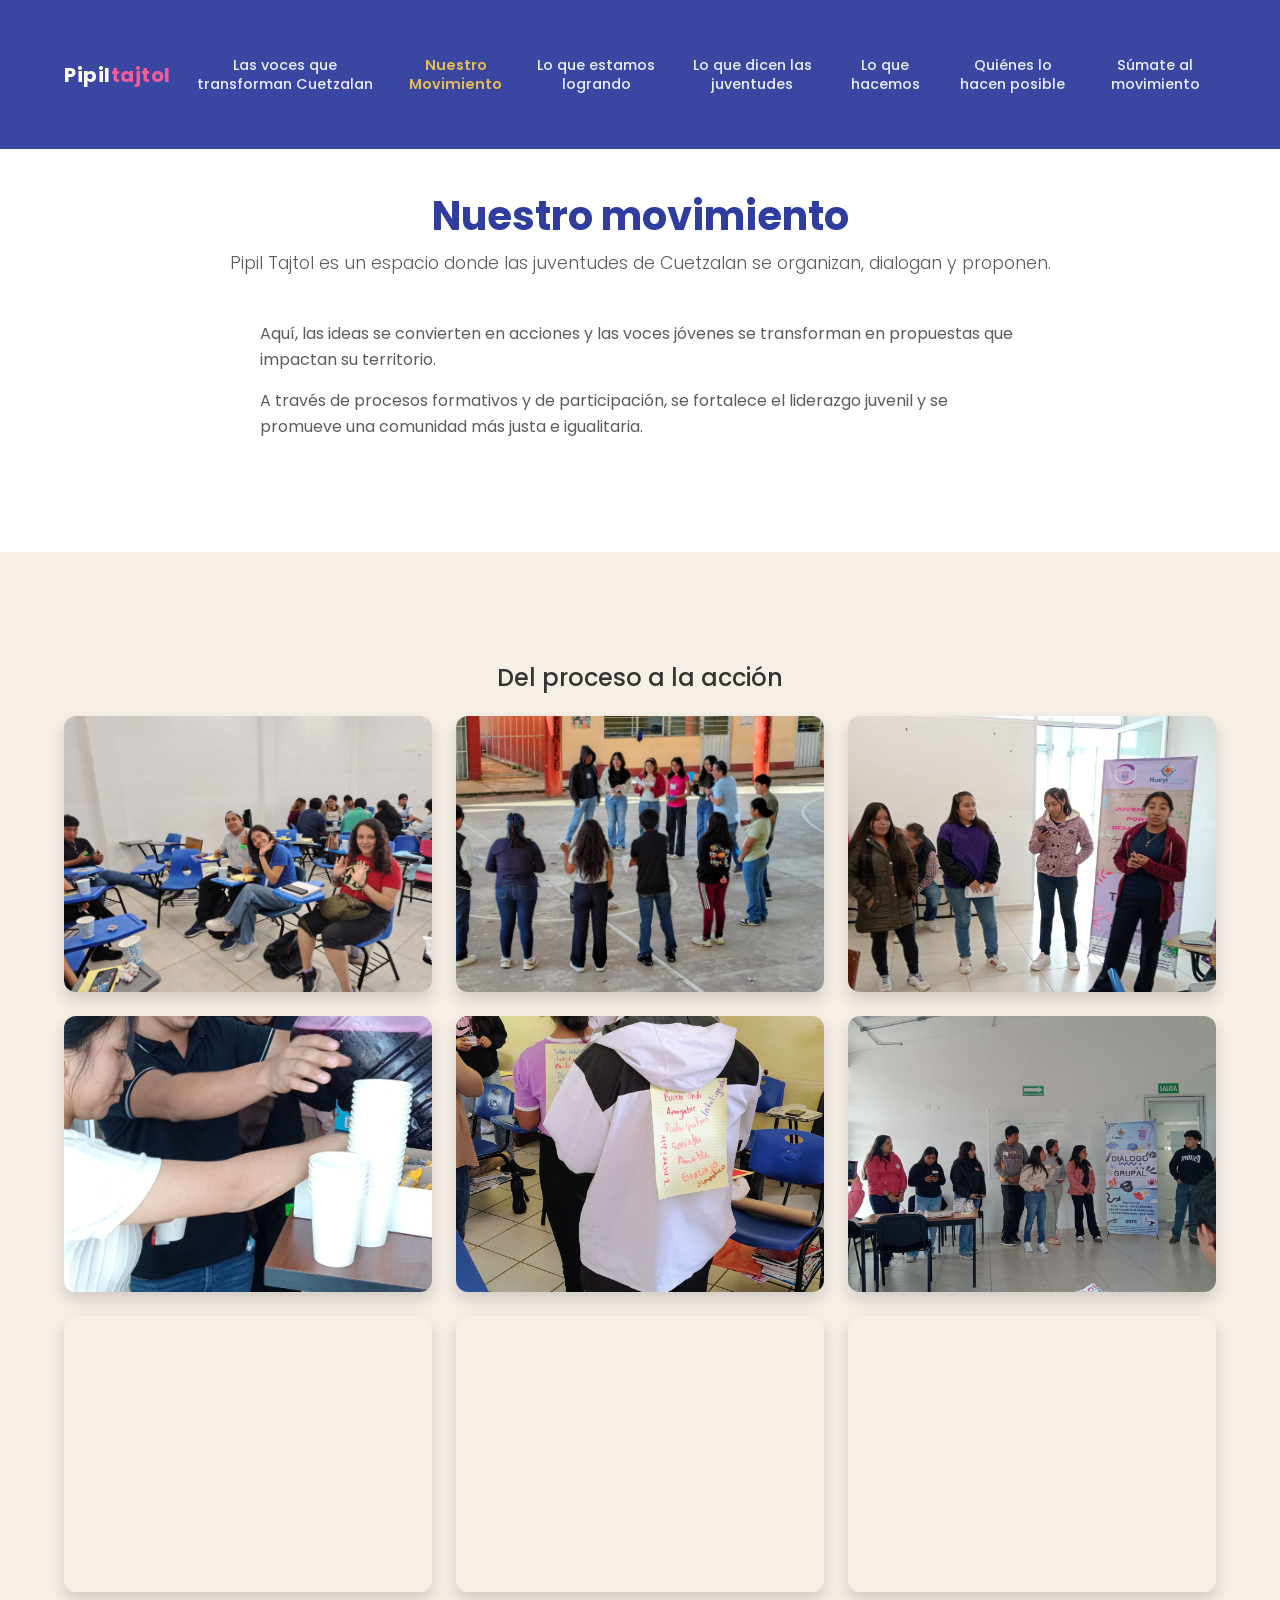
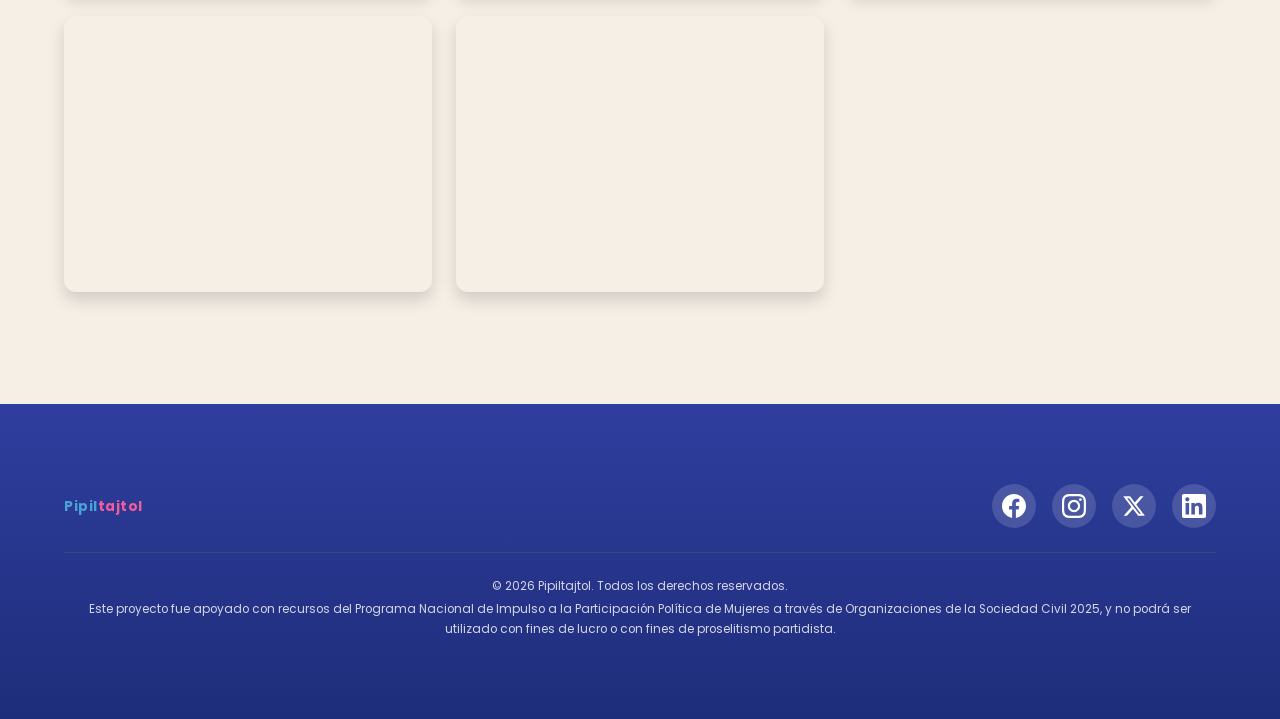
<file: pages/nuestro_movimiento.html>
<!DOCTYPE html>
<html lang="es">
<head>
  <meta charset="UTF-8">
  <meta name="viewport" content="width=device-width, initial-scale=1.0">
  <title>Nuestro Movimiento — Pipiltajtol</title>
  <link href="https://cdn.jsdelivr.net/npm/bootstrap@5.3.2/dist/css/bootstrap.min.css" rel="stylesheet" crossorigin="anonymous">
  <link rel="preconnect" href="https://fonts.googleapis.com">
  <link rel="preconnect" href="https://fonts.gstatic.com" crossorigin>
  <link href="https://fonts.googleapis.com/css2?family=Poppins:wght@400;500;600;700;800&display=swap" rel="stylesheet">
  <link rel="stylesheet" href="../css/pipitajtol.css">
  <link rel="stylesheet" href="../css/styles.css">
  <style>
    .process-gallery .gallery-item {
      aspect-ratio: 4/3;
      border-radius: var(--pipil-radius);
      overflow: hidden;
      position: relative;
    }
    .process-gallery .gallery-item img {
      width: 100%;
      height: 100%;
      object-fit: cover;
      display: block;
    }
    .process-badge {
      position: absolute;
      top: 0.5rem;
      left: 0.5rem;
      background: rgba(0, 0, 0, 0.6);
      color: #fff;
      padding: 0.25rem 0.6rem;
      border-radius: 999px;
      font-size: 0.75rem;
      text-transform: uppercase;
      letter-spacing: 0.03em;
    }
  </style>
</head>
<body>
  <nav class="navbar navbar-expand-lg navbar-dark fixed-top py-3" id="mainNav">
    <div class="container">
      <a class="navbar-brand brand-title fw-bold" href="../index.html"><span class="pipil">Pipil</span><span class="tajtol">tajtol</span></a>
      <button class="navbar-toggler border-0" type="button" data-bs-toggle="collapse" data-bs-target="#navbarNav" aria-controls="navbarNav" aria-expanded="false" aria-label="Menú">
        <span class="navbar-toggler-icon"></span>
      </button>
      <div class="collapse navbar-collapse" id="navbarNav">
        <ul class="navbar-nav ms-auto gap-2 gap-lg-3">
          <li class="nav-item"><a class="nav-link" href="nuestra_voz.html">Las voces que transforman Cuetzalan</a></li>
          <li class="nav-item"><a class="nav-link active" href="nuestro_movimiento.html" aria-current="page">Nuestro Movimiento</a></li>
          <li class="nav-item"><a class="nav-link" href="logros.html">Lo que estamos logrando</a></li>
          <li class="nav-item"><a class="nav-link" href="testimonios.html">Lo que dicen las juventudes</a></li>
          <li class="nav-item"><a class="nav-link" href="servicios.html">Lo que hacemos</a></li>
          <li class="nav-item"><a class="nav-link" href="equipo.html">Quiénes lo hacen posible</a></li>
          <li class="nav-item"><a class="nav-link" href="contacto.html">Súmate al movimiento</a></li>
        </ul>
      </div>
    </div>
  </nav>

  <main class="page-content">
    <article>
      <section class="section-py bg-light">
        <div class="container">
          <div class="row justify-content-center mb-4">
            <div class="col-lg-10 text-center">
              <h1 class="section-title animate-on-scroll">Nuestro movimiento</h1>
              <p class="lead text-muted animate-on-scroll" style="font-size: 1.1rem; line-height: 1.8;">
                Pipil Tajtol es un espacio donde las juventudes de Cuetzalan se organizan, dialogan y proponen.
              </p>
            </div>
          </div>
          <div class="row justify-content-center">
            <div class="col-lg-8 animate-on-scroll">
              <p class="text-muted mb-3">
                Aquí, las ideas se convierten en acciones y las voces jóvenes se transforman en propuestas que impactan su territorio.
              </p>
              <p class="text-muted mb-0">
                A través de procesos formativos y de participación, se fortalece el liderazgo juvenil y se promueve una comunidad más justa e igualitaria.
              </p>
            </div>
          </div>
        </div>
      </section>

      <!-- Galería de proceso: antes / durante / acción -->
      <section class="section-py">
        <div class="container">
          <h2 class="h4 mb-4 text-center animate-on-scroll">Del proceso a la acción</h2>
          <div class="row row-cols-1 row-cols-sm-2 row-cols-lg-3 g-4 process-gallery">
            <div class="col animate-on-scroll">
              <div class="gallery-item shadow">
                <img src="../images/NUESTRO_MOVIMIENTO/Nuestro_Movimiento_001.jpeg" alt="Nuestro movimiento — foto 1" loading="lazy" decoding="async">
              </div>
            </div>
            <div class="col animate-on-scroll">
              <div class="gallery-item shadow">
                <img src="../images/NUESTRO_MOVIMIENTO/Nuestro_Movimiento_002.jpeg" alt="Nuestro movimiento — foto 2" loading="lazy" decoding="async">
              </div>
            </div>
            <div class="col animate-on-scroll">
              <div class="gallery-item shadow">
                <img src="../images/NUESTRO_MOVIMIENTO/Nuestro_Movimiento_003.jpeg" alt="Nuestro movimiento — foto 3" loading="lazy" decoding="async">
              </div>
            </div>
            <div class="col animate-on-scroll">
              <div class="gallery-item shadow">
                <img src="../images/NUESTRO_MOVIMIENTO/Nuestro_Movimiento_004.jpeg" alt="Nuestro movimiento — foto 4" loading="lazy" decoding="async">
              </div>
            </div>
            <div class="col animate-on-scroll">
              <div class="gallery-item shadow">
                <img src="../images/NUESTRO_MOVIMIENTO/Nuestro_Movimiento_005.jpeg" alt="Nuestro movimiento — foto 5" loading="lazy" decoding="async">
              </div>
            </div>
            <div class="col animate-on-scroll">
              <div class="gallery-item shadow">
                <img src="../images/NUESTRO_MOVIMIENTO/Nuestro_Movimiento_006.jpeg" alt="Nuestro movimiento — foto 6" loading="lazy" decoding="async">
              </div>
            </div>
            <div class="col animate-on-scroll">
              <div class="gallery-item shadow">
                <img src="../images/NUESTRO_MOVIMIENTO/Nuestro_Movimiento_007.jpeg" alt="Nuestro movimiento — foto 7" loading="lazy" decoding="async">
              </div>
            </div>
            <div class="col animate-on-scroll">
              <div class="gallery-item shadow">
                <img src="../images/NUESTRO_MOVIMIENTO/Nuestro_Movimiento_008.jpeg" alt="Nuestro movimiento — foto 8" loading="lazy" decoding="async">
              </div>
            </div>
            <div class="col animate-on-scroll">
              <div class="gallery-item shadow">
                <img src="../images/NUESTRO_MOVIMIENTO/Nuestro_Movimiento_009.jpeg" alt="Nuestro movimiento — foto 9" loading="lazy" decoding="async">
              </div>
            </div>
            <div class="col animate-on-scroll">
              <div class="gallery-item shadow">
                <img src="../images/NUESTRO_MOVIMIENTO/Nuestro_Movimiento_010.jpeg" alt="Nuestro movimiento — foto 10" loading="lazy" decoding="async">
              </div>
            </div>
            <div class="col animate-on-scroll">
              <div class="gallery-item shadow">
                <img src="../images/NUESTRO_MOVIMIENTO/Nuestro_Movimiento_011.jpeg" alt="Nuestro movimiento — foto 11" loading="lazy" decoding="async">
              </div>
            </div>
          </div>
        </div>
      </section>
    </article>
  </main>

  <footer class="footer py-5">
    <div class="container">
      <div class="row align-items-center">
        <div class="col-md-6 text-center text-md-start mb-3 mb-md-0">
          <span class="navbar-brand brand-title fw-bold"><span class="pipil">Pipil</span><span class="tajtol">tajtol</span></span>
        </div>
        <div class="col-md-6">
          <div class="social-links d-flex justify-content-center justify-content-md-end gap-3">
            <a href="https://www.facebook.com/share/18GvmEy63g/" class="social-link" aria-label="Facebook" target="_blank" rel="noopener"><svg xmlns="http://www.w3.org/2000/svg" width="24" height="24" fill="currentColor" viewBox="0 0 24 24"><path d="M24 12.073c0-6.627-5.373-12-12-12s-12 5.373-12 12c0 5.99 4.388 10.954 10.125 11.854v-8.385H7.078v-3.47h3.047V9.43c0-3.007 1.792-4.669 4.533-4.669 1.312 0 2.686.235 2.686.235v2.953H15.83c-1.491 0-1.956.925-1.956 1.874v2.25h3.328l-.532 3.47h-2.796v8.385C19.612 23.027 24 18.062 24 12.073z"/></svg></a>
            <a href="#" class="social-link" aria-label="Instagram" target="_blank" rel="noopener"><svg xmlns="http://www.w3.org/2000/svg" width="24" height="24" fill="currentColor" viewBox="0 0 24 24"><path d="M12 2.163c3.204 0 3.584.012 4.85.07 3.252.148 4.771 1.691 4.919 4.919.058 1.265.069 1.645.069 4.849 0 3.205-.012 3.584-.069 4.849-.149 3.225-1.664 4.771-4.919 4.919-1.266.058-1.644.07-4.85.07-3.204 0-3.584-.012-4.849-.07-3.26-.149-4.771-1.699-4.919-4.92-.058-1.265-.07-1.644-.07-4.849 0-3.204.013-3.583.07-4.849.149-3.227 1.664-4.771 4.919-4.919 1.266-.057 1.645-.069 4.849-.069zm0-2.163c-3.259 0-3.667.014-4.947.072-4.358.2-6.78 2.618-6.98 6.98-.059 1.281-.073 1.689-.073 4.948 0 3.259.014 3.668.072 4.948.2 4.358 2.618 6.78 6.98 6.98 1.281.058 1.689.072 4.948.072 3.259 0 3.668-.014 4.948-.072 4.354-.2 6.782-2.618 6.979-6.98.059-1.28.073-1.689.073-4.948 0-3.259-.014-3.667-.072-4.947-.196-4.354-2.617-6.78-6.979-6.98-1.281-.059-1.69-.073-4.949-.073zm0 5.838c-3.403 0-6.162 2.759-6.162 6.162s2.759 6.163 6.162 6.163 6.162-2.759 6.162-6.163c0-3.403-2.759-6.162-6.162-6.162zm0 10.162c-2.209 0-4-1.79-4-4 0-2.209 1.791-4 4-4s4 1.791 4 4c0 2.21-1.791 4-4 4zm6.406-11.845c-.796 0-1.441.645-1.441 1.44s.645 1.44 1.441 1.44c.795 0 1.439-.645 1.439-1.44s-.644-1.44-1.439-1.44z"/></svg></a>
            <a href="#" class="social-link" aria-label="Twitter / X" target="_blank" rel="noopener"><svg xmlns="http://www.w3.org/2000/svg" width="24" height="24" fill="currentColor" viewBox="0 0 24 24"><path d="M18.244 2.25h3.308l-7.227 8.26 8.502 11.24H16.17l-5.214-6.817L4.99 21.75H1.68l7.73-8.835L1.254 2.25H8.08l4.713 6.231zm-1.161 17.52h1.833L7.084 4.126H5.117z"/></svg></a>
            <a href="#" class="social-link" aria-label="LinkedIn" target="_blank" rel="noopener"><svg xmlns="http://www.w3.org/2000/svg" width="24" height="24" fill="currentColor" viewBox="0 0 24 24"><path d="M20.447 20.452h-3.554v-5.569c0-1.328-.027-3.037-1.852-3.037-1.853 0-2.136 1.445-2.136 2.939v5.667H9.351V9h3.414v1.561h.046c.477-.9 1.637-1.85 3.37-1.85 3.601 0 4.267 2.37 4.267 5.455v6.286zM5.337 7.433c-1.144 0-2.063-.926-2.063-2.065 0-1.138.92-2.063 2.063-2.063 1.14 0 2.064.925 2.064 2.063 0 1.139-.925 2.065-2.064 2.065zm1.782 13.019H3.555V9h3.564v11.452zM22.225 0H1.771C.792 0 0 .774 0 1.729v20.542C0 23.227.792 24 1.771 24h20.451C23.2 24 24 23.227 24 22.271V1.729C24 .774 23.2 0 22.222 0h.003z"/></svg></a>
          </div>
        </div>
      </div>
      <hr class="border-secondary my-4">
      <p class="text-center text-white-50 small mb-1">&copy; <span id="year"></span> Pipiltajtol. Todos los derechos reservados.</p>
      <p class="text-center text-white-50 small mb-0">Este proyecto fue apoyado con recursos del Programa Nacional de Impulso a la Participación Política de Mujeres a través de Organizaciones de la Sociedad Civil 2025, y no podrá ser utilizado con fines de lucro o con fines de proselitismo partidista.</p>
    </div>
  </footer>

  <script src="https://cdn.jsdelivr.net/npm/bootstrap@5.3.2/dist/js/bootstrap.bundle.min.js" crossorigin="anonymous"></script>
  <script src="../js/main.js"></script>
</body>
</html>
</file>
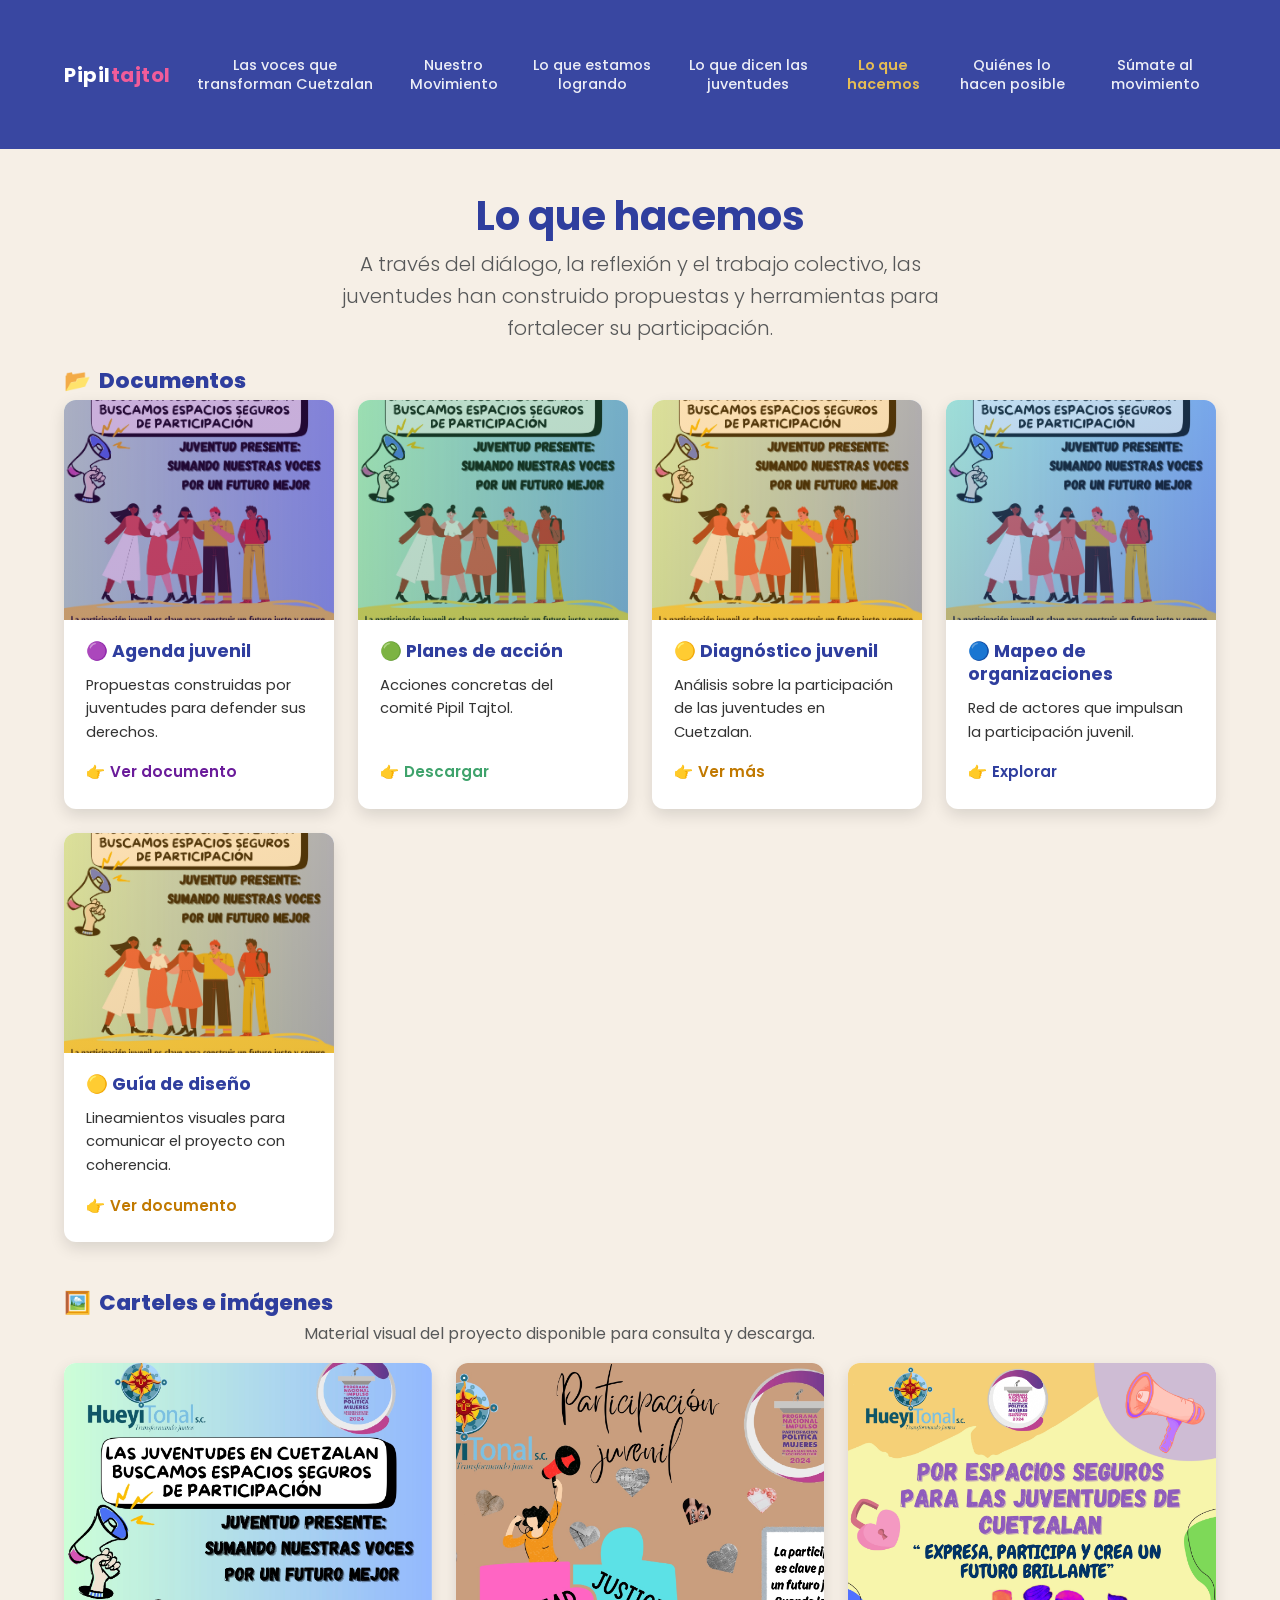
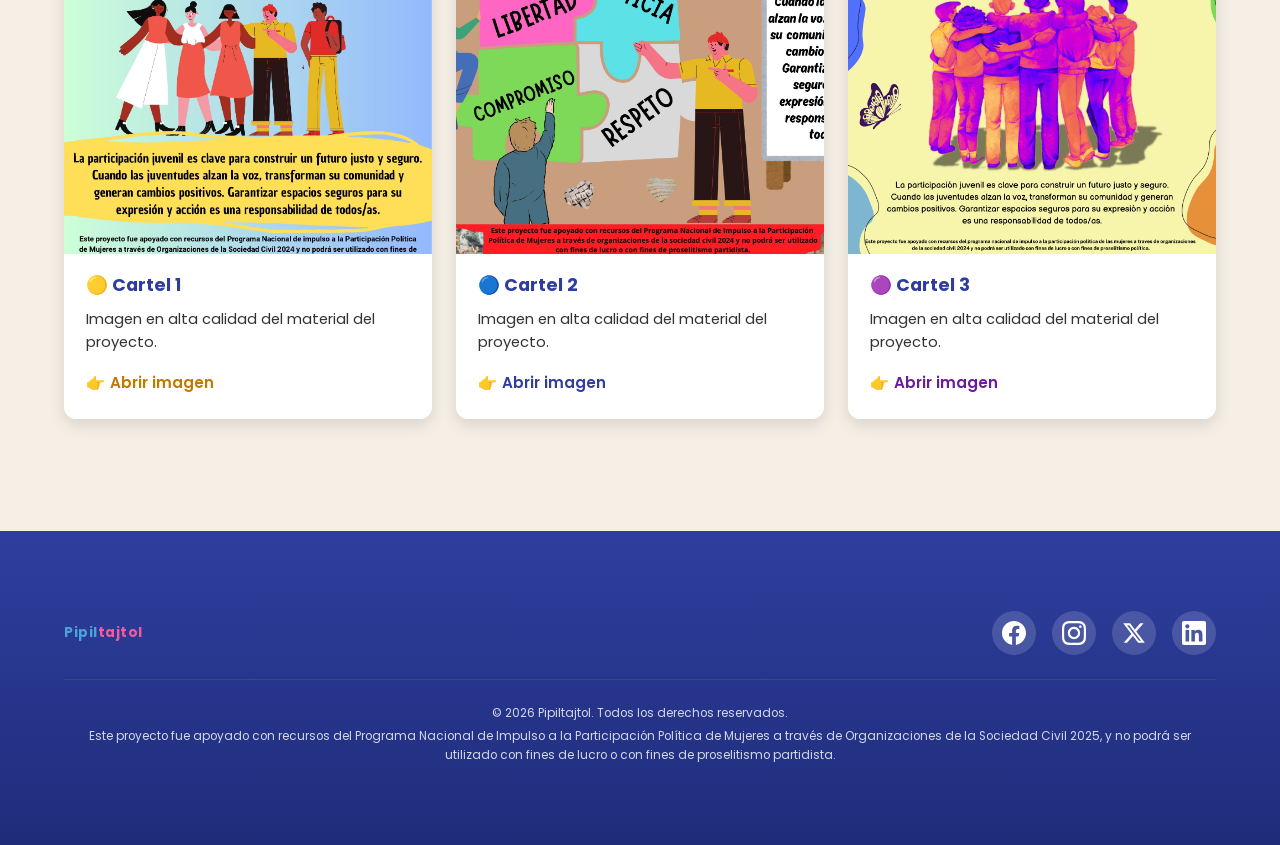
<file: pages/servicios.html>
<!DOCTYPE html>
<html lang="es">
<head>
  <meta charset="UTF-8">
  <meta name="viewport" content="width=device-width, initial-scale=1.0">
  <title>Lo que hacemos — Pipiltajtol</title>
  <link href="https://cdn.jsdelivr.net/npm/bootstrap@5.3.2/dist/css/bootstrap.min.css" rel="stylesheet" crossorigin="anonymous">
  <link rel="preconnect" href="https://fonts.googleapis.com">
  <link rel="preconnect" href="https://fonts.gstatic.com" crossorigin>
  <link href="https://fonts.googleapis.com/css2?family=Poppins:wght@400;500;600;700;800&display=swap" rel="stylesheet">
  <link rel="stylesheet" href="../css/pipitajtol.css">
  <link rel="stylesheet" href="../css/styles.css">
  <style>
    .docs-intro {
      max-width: 42rem;
      margin-left: auto;
      margin-right: auto;
    }
    .docs-section-head {
      font-size: 1.35rem;
      font-weight: 800;
      color: var(--pipil-azul-principal);
      display: flex;
      align-items: center;
      gap: 0.5rem;
      margin-bottom: 0.35rem;
    }
    .docs-hint {
      display: flex;
      align-items: flex-start;
      gap: 0.5rem;
      color: var(--pipil-gris-texto);
      font-size: 0.95rem;
      margin-bottom: 2rem;
      padding: 0.75rem 1rem;
      background: rgba(247, 200, 75, 0.15);
      border-radius: var(--pipil-radius);
      border-left: 4px solid var(--pipil-amarillo);
    }
    .doc-card {
      background: var(--pipil-blanco);
      border-radius: var(--pipil-radius);
      box-shadow: var(--pipil-shadow);
      overflow: hidden;
      height: 100%;
      display: flex;
      flex-direction: column;
      transition: transform var(--pipil-transition), box-shadow var(--pipil-transition);
    }
    .doc-card:hover {
      transform: translateY(-4px);
      box-shadow: 0 12px 28px rgba(47, 62, 158, 0.14);
    }
    .doc-card-cover {
      aspect-ratio: 3 / 4;
      max-height: 220px;
      background: url('../resources/cartel1_page-0001.jpg.jpeg') center center / cover no-repeat;
      position: relative;
    }
    .doc-card-cover::after {
      content: '';
      position: absolute;
      inset: 0;
      opacity: 0.35;
    }
    .doc-card--purple .doc-card-cover::after {
      background: linear-gradient(160deg, #6a1b9a 0%, #4a148c 100%);
    }
    .doc-card--green .doc-card-cover::after {
      background: linear-gradient(160deg, var(--pipil-verde) 0%, #2d7a52 100%);
    }
    .doc-card--yellow .doc-card-cover::after {
      background: linear-gradient(160deg, #f9a825 0%, #c17900 100%);
    }
    .doc-card--blue .doc-card-cover::after {
      background: linear-gradient(160deg, var(--pipil-azul-claro) 0%, var(--pipil-azul-principal) 100%);
    }
    .doc-card-body {
      padding: 1.25rem 1.35rem 1.5rem;
      flex: 1;
      display: flex;
      flex-direction: column;
    }
    .doc-card-title {
      font-size: 1.1rem;
      font-weight: 700;
      color: var(--pipil-azul-principal);
      margin-bottom: 0.65rem;
      line-height: 1.35;
    }
    .doc-card-text {
      font-size: 0.92rem;
      color: var(--pipil-gris-texto);
      margin-bottom: 1rem;
      flex: 1;
    }
    .doc-card-cta {
      font-weight: 600;
      font-size: 0.95rem;
      text-decoration: none;
      color: var(--pipil-azul-principal);
      display: inline-flex;
      align-items: center;
      gap: 0.35rem;
    }
    .doc-card-cta:hover {
      color: var(--pipil-rosa-principal);
    }
    .doc-card--purple .doc-card-cta { color: #6a1b9a; }
    .doc-card--purple .doc-card-cta:hover { color: #4a148c; }
    .doc-card--green .doc-card-cta { color: var(--pipil-verde); }
    .doc-card--green .doc-card-cta:hover { filter: brightness(0.85); }
    .doc-card--yellow .doc-card-cta { color: #c17900; }
    .doc-card--blue .doc-card-cta { color: var(--pipil-azul-principal); }
  </style>
</head>
<body>
  <nav class="navbar navbar-expand-lg navbar-dark fixed-top py-3" id="mainNav">
    <div class="container">
      <a class="navbar-brand brand-title fw-bold" href="../index.html"><span class="pipil">Pipil</span><span class="tajtol">tajtol</span></a>
      <button class="navbar-toggler border-0" type="button" data-bs-toggle="collapse" data-bs-target="#navbarNav" aria-controls="navbarNav" aria-expanded="false" aria-label="Menú">
        <span class="navbar-toggler-icon"></span>
      </button>
      <div class="collapse navbar-collapse" id="navbarNav">
        <ul class="navbar-nav ms-auto gap-2 gap-lg-3">
          <li class="nav-item"><a class="nav-link" href="nuestra_voz.html">Las voces que transforman Cuetzalan</a></li>
          <li class="nav-item"><a class="nav-link" href="nuestro_movimiento.html">Nuestro Movimiento</a></li>
          <li class="nav-item"><a class="nav-link" href="logros.html">Lo que estamos logrando</a></li>
          <li class="nav-item"><a class="nav-link" href="testimonios.html">Lo que dicen las juventudes</a></li>
          <li class="nav-item"><a class="nav-link active" href="servicios.html" aria-current="page">Lo que hacemos</a></li>
          <li class="nav-item"><a class="nav-link" href="equipo.html">Quiénes lo hacen posible</a></li>
          <li class="nav-item"><a class="nav-link" href="contacto.html">Súmate al movimiento</a></li>
        </ul>
      </div>
    </div>
  </nav>

  <main class="page-content">
    <section class="section-py">
      <div class="container">
        <div class="row justify-content-center mb-4">
          <div class="col-lg-10 text-center">
            <h1 class="section-title animate-on-scroll">Lo que hacemos</h1>
            <div class="docs-intro text-muted animate-on-scroll">
              <p class="lead mb-0">A través del diálogo, la reflexión y el trabajo colectivo, las juventudes han construido propuestas y herramientas para fortalecer su participación.</p>
            </div>
          </div>
        </div>

        <section class="mb-2" aria-labelledby="docsHeading">
          <h2 id="docsHeading" class="docs-section-head animate-on-scroll"><span aria-hidden="true">📂</span> Documentos</h2>

          <div class="row row-cols-1 row-cols-md-2 row-cols-xl-4 g-4">
            <div class="col">
              <article class="doc-card doc-card--purple animate-on-scroll">
                <div class="doc-card-cover" role="img" aria-label="Portada: Agenda juvenil"></div>
                <div class="doc-card-body">
                  <h3 class="doc-card-title"><span aria-hidden="true">🟣</span> Agenda juvenil</h3>
                  <p class="doc-card-text mb-0">Propuestas construidas por juventudes para defender sus derechos.</p>
                  <a href="../resources/Agenda_juvenil.pdf" target="_blank" rel="noopener" class="doc-card-cta mt-3"><span aria-hidden="true">👉</span> Ver documento</a>
                </div>
              </article>
            </div>
            <div class="col">
              <article class="doc-card doc-card--green animate-on-scroll">
                <div class="doc-card-cover" role="img" aria-label="Portada: Planes de acción"></div>
                <div class="doc-card-body">
                  <h3 class="doc-card-title"><span aria-hidden="true">🟢</span> Planes de acción</h3>
                  <p class="doc-card-text mb-0">Acciones concretas del comité Pipil Tajtol.</p>
                  <a href="../resources/PLAN_DE_ACCION_PIPILTAJTOL.pdf" target="_blank" rel="noopener" class="doc-card-cta mt-3"><span aria-hidden="true">👉</span> Descargar</a>
                </div>
              </article>
            </div>
            <div class="col">
              <article class="doc-card doc-card--yellow animate-on-scroll">
                <div class="doc-card-cover" role="img" aria-label="Portada: Diagnóstico juvenil"></div>
                <div class="doc-card-body">
                  <h3 class="doc-card-title"><span aria-hidden="true">🟡</span> Diagnóstico juvenil</h3>
                  <p class="doc-card-text mb-0">Análisis sobre la participación de las juventudes en Cuetzalan.</p>
                  <a href="../resources/NUMERALIA_HUEYITONAL.pdf" target="_blank" rel="noopener" class="doc-card-cta mt-3"><span aria-hidden="true">👉</span> Ver más</a>
                </div>
              </article>
            </div>
            <div class="col">
              <article class="doc-card doc-card--blue animate-on-scroll">
                <div class="doc-card-cover" role="img" aria-label="Portada: Mapeo de organizaciones"></div>
                <div class="doc-card-body">
                  <h3 class="doc-card-title"><span aria-hidden="true">🔵</span> Mapeo de organizaciones</h3>
                  <p class="doc-card-text mb-0">Red de actores que impulsan la participación juvenil.</p>
                  <a href="../resources/MAPEO.pdf" target="_blank" rel="noopener" class="doc-card-cta mt-3"><span aria-hidden="true">👉</span> Explorar</a>
                </div>
              </article>
            </div>

            <div class="col">
              <article class="doc-card doc-card--yellow animate-on-scroll">
                <div class="doc-card-cover" role="img" aria-label="Portada: Guía de diseño"></div>
                <div class="doc-card-body">
                  <h3 class="doc-card-title"><span aria-hidden="true">🟡</span> Guía de diseño</h3>
                  <p class="doc-card-text mb-0">Lineamientos visuales para comunicar el proyecto con coherencia.</p>
                  <a href="../resources/GUIA_DISEÑO_HUEYITONAL.pdf" target="_blank" rel="noopener" class="doc-card-cta mt-3"><span aria-hidden="true">👉</span> Ver documento</a>
                </div>
              </article>
            </div>
          </div>
        </section>

        <section class="mt-5" aria-labelledby="imagesHeading">
          <h2 id="imagesHeading" class="docs-section-head animate-on-scroll"><span aria-hidden="true">🖼️</span> Carteles e imágenes</h2>
          <p class="text-muted docs-intro animate-on-scroll">Material visual del proyecto disponible para consulta y descarga.</p>

          <div class="row row-cols-1 row-cols-md-2 row-cols-xl-3 g-4">
            <div class="col">
              <article class="doc-card doc-card--yellow animate-on-scroll">
                <a href="../resources/cartel1_page-0001.jpg.jpeg" target="_blank" rel="noopener" class="text-decoration-none">
                  <img src="../resources/cartel1_page-0001.jpg.jpeg" alt="Cartel 1" class="w-100" style="aspect-ratio: 3 / 4; object-fit: cover;">
                </a>
                <div class="doc-card-body">
                  <h3 class="doc-card-title"><span aria-hidden="true">🟡</span> Cartel 1</h3>
                  <p class="doc-card-text mb-0">Imagen en alta calidad del material del proyecto.</p>
                  <a href="../resources/cartel1_page-0001.jpg.jpeg" target="_blank" rel="noopener" class="doc-card-cta mt-3"><span aria-hidden="true">👉</span> Abrir imagen</a>
                </div>
              </article>
            </div>

            <div class="col">
              <article class="doc-card doc-card--blue animate-on-scroll">
                <a href="../resources/cartel2_page-0001.jpg.jpeg" target="_blank" rel="noopener" class="text-decoration-none">
                  <img src="../resources/cartel2_page-0001.jpg.jpeg" alt="Cartel 2" class="w-100" style="aspect-ratio: 3 / 4; object-fit: cover;">
                </a>
                <div class="doc-card-body">
                  <h3 class="doc-card-title"><span aria-hidden="true">🔵</span> Cartel 2</h3>
                  <p class="doc-card-text mb-0">Imagen en alta calidad del material del proyecto.</p>
                  <a href="../resources/cartel2_page-0001.jpg.jpeg" target="_blank" rel="noopener" class="doc-card-cta mt-3"><span aria-hidden="true">👉</span> Abrir imagen</a>
                </div>
              </article>
            </div>

            <div class="col">
              <article class="doc-card doc-card--purple animate-on-scroll">
                <a href="../resources/CARTEL3_page-0001.jpg.jpeg" target="_blank" rel="noopener" class="text-decoration-none">
                  <img src="../resources/CARTEL3_page-0001.jpg.jpeg" alt="Cartel 3" class="w-100" style="aspect-ratio: 3 / 4; object-fit: cover;">
                </a>
                <div class="doc-card-body">
                  <h3 class="doc-card-title"><span aria-hidden="true">🟣</span> Cartel 3</h3>
                  <p class="doc-card-text mb-0">Imagen en alta calidad del material del proyecto.</p>
                  <a href="../resources/CARTEL3_page-0001.jpg.jpeg" target="_blank" rel="noopener" class="doc-card-cta mt-3"><span aria-hidden="true">👉</span> Abrir imagen</a>
                </div>
              </article>
            </div>
          </div>
        </section>
      </div>
    </section>
  </main>

  <footer class="footer py-5">
    <div class="container">
      <div class="row align-items-center">
        <div class="col-md-6 text-center text-md-start mb-3 mb-md-0">
          <span class="navbar-brand brand-title fw-bold"><span class="pipil">Pipil</span><span class="tajtol">tajtol</span></span>
        </div>
        <div class="col-md-6">
          <div class="social-links d-flex justify-content-center justify-content-md-end gap-3">
            <a href="https://www.facebook.com/share/18GvmEy63g/" class="social-link" aria-label="Facebook" target="_blank" rel="noopener"><svg xmlns="http://www.w3.org/2000/svg" width="24" height="24" fill="currentColor" viewBox="0 0 24 24"><path d="M24 12.073c0-6.627-5.373-12-12-12s-12 5.373-12 12c0 5.99 4.388 10.954 10.125 11.854v-8.385H7.078v-3.47h3.047V9.43c0-3.007 1.792-4.669 4.533-4.669 1.312 0 2.686.235 2.686.235v2.953H15.83c-1.491 0-1.956.925-1.956 1.874v2.25h3.328l-.532 3.47h-2.796v8.385C19.612 23.027 24 18.062 24 12.073z"/></svg></a>
            <a href="#" class="social-link" aria-label="Instagram" target="_blank" rel="noopener"><svg xmlns="http://www.w3.org/2000/svg" width="24" height="24" fill="currentColor" viewBox="0 0 24 24"><path d="M12 2.163c3.204 0 3.584.012 4.85.07 3.252.148 4.771 1.691 4.919 4.919.058 1.265.069 1.645.069 4.849 0 3.205-.012 3.584-.069 4.849-.149 3.225-1.664 4.771-4.919 4.919-1.266.058-1.644.07-4.85.07-3.204 0-3.584-.012-4.849-.07-3.26-.149-4.771-1.699-4.919-4.92-.058-1.265-.07-1.644-.07-4.849 0-3.204.013-3.583.07-4.849.149-3.227 1.664-4.771 4.919-4.919 1.266-.057 1.645-.069 4.849-.069zm0-2.163c-3.259 0-3.667.014-4.947.072-4.358.2-6.78 2.618-6.98 6.98-.059 1.281-.073 1.689-.073 4.948 0 3.259.014 3.668.072 4.948.2 4.358 2.618 6.78 6.98 6.98 1.281.058 1.689.072 4.948.072 3.259 0 3.668-.014 4.948-.072 4.354-.2 6.782-2.618 6.979-6.98.059-1.28.073-1.689.073-4.948 0-3.259-.014-3.667-.072-4.947-.196-4.354-2.617-6.78-6.979-6.98-1.281-.059-1.69-.073-4.949-.073zm0 5.838c-3.403 0-6.162 2.759-6.162 6.162s2.759 6.163 6.162 6.163 6.162-2.759 6.162-6.163c0-3.403-2.759-6.162-6.162-6.162zm0 10.162c-2.209 0-4-1.79-4-4 0-2.209 1.791-4 4-4s4 1.791 4 4c0 2.21-1.791 4-4 4zm6.406-11.845c-.796 0-1.441.645-1.441 1.44s.645 1.44 1.441 1.44c.795 0 1.439-.645 1.439-1.44s-.644-1.44-1.439-1.44z"/></svg></a>
            <a href="#" class="social-link" aria-label="Twitter / X" target="_blank" rel="noopener"><svg xmlns="http://www.w3.org/2000/svg" width="24" height="24" fill="currentColor" viewBox="0 0 24 24"><path d="M18.244 2.25h3.308l-7.227 8.26 8.502 11.24H16.17l-5.214-6.817L4.99 21.75H1.68l7.73-8.835L1.254 2.25H8.08l4.713 6.231zm-1.161 17.52h1.833L7.084 4.126H5.117z"/></svg></a>
            <a href="#" class="social-link" aria-label="LinkedIn" target="_blank" rel="noopener"><svg xmlns="http://www.w3.org/2000/svg" width="24" height="24" fill="currentColor" viewBox="0 0 24 24"><path d="M20.447 20.452h-3.554v-5.569c0-1.328-.027-3.037-1.852-3.037-1.853 0-2.136 1.445-2.136 2.939v5.667H9.351V9h3.414v1.561h.046c.477-.9 1.637-1.85 3.37-1.85 3.601 0 4.267 2.37 4.267 5.455v6.286zM5.337 7.433c-1.144 0-2.063-.926-2.063-2.065 0-1.138.92-2.063 2.063-2.063 1.14 0 2.064.925 2.064 2.063 0 1.139-.925 2.065-2.064 2.065zm1.782 13.019H3.555V9h3.564v11.452zM22.225 0H1.771C.792 0 0 .774 0 1.729v20.542C0 23.227.792 24 1.771 24h20.451C23.2 24 24 23.227 24 22.271V1.729C24 .774 23.2 0 22.222 0h.003z"/></svg></a>
          </div>
        </div>
      </div>
      <hr class="border-secondary my-4">
      <p class="text-center text-white-50 small mb-1">&copy; <span id="year"></span> Pipiltajtol. Todos los derechos reservados.</p>
      <p class="text-center text-white-50 small mb-0">Este proyecto fue apoyado con recursos del Programa Nacional de Impulso a la Participación Política de Mujeres a través de Organizaciones de la Sociedad Civil 2025, y no podrá ser utilizado con fines de lucro o con fines de proselitismo partidista.</p>
    </div>
  </footer>

  <script src="https://cdn.jsdelivr.net/npm/bootstrap@5.3.2/dist/js/bootstrap.bundle.min.js" crossorigin="anonymous"></script>
  <script src="../js/main.js"></script>
</body>
</html>
</file>
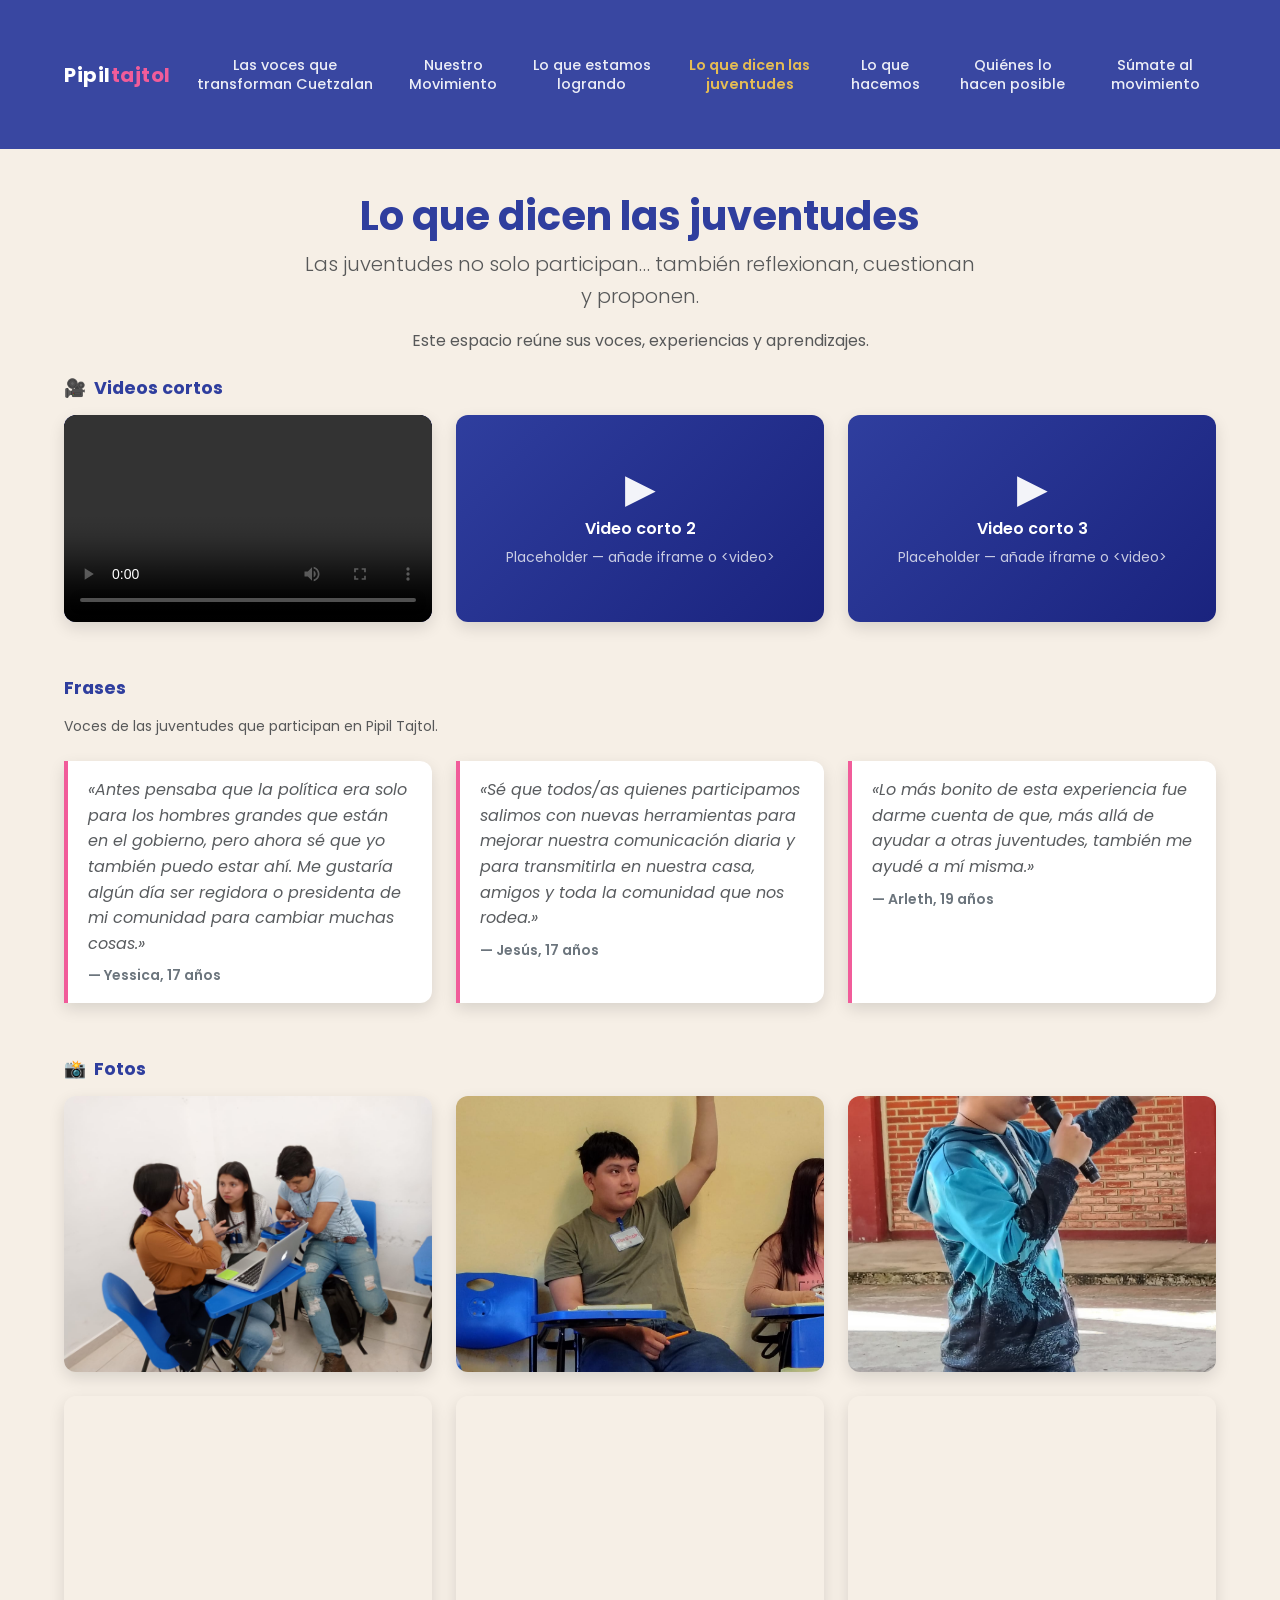
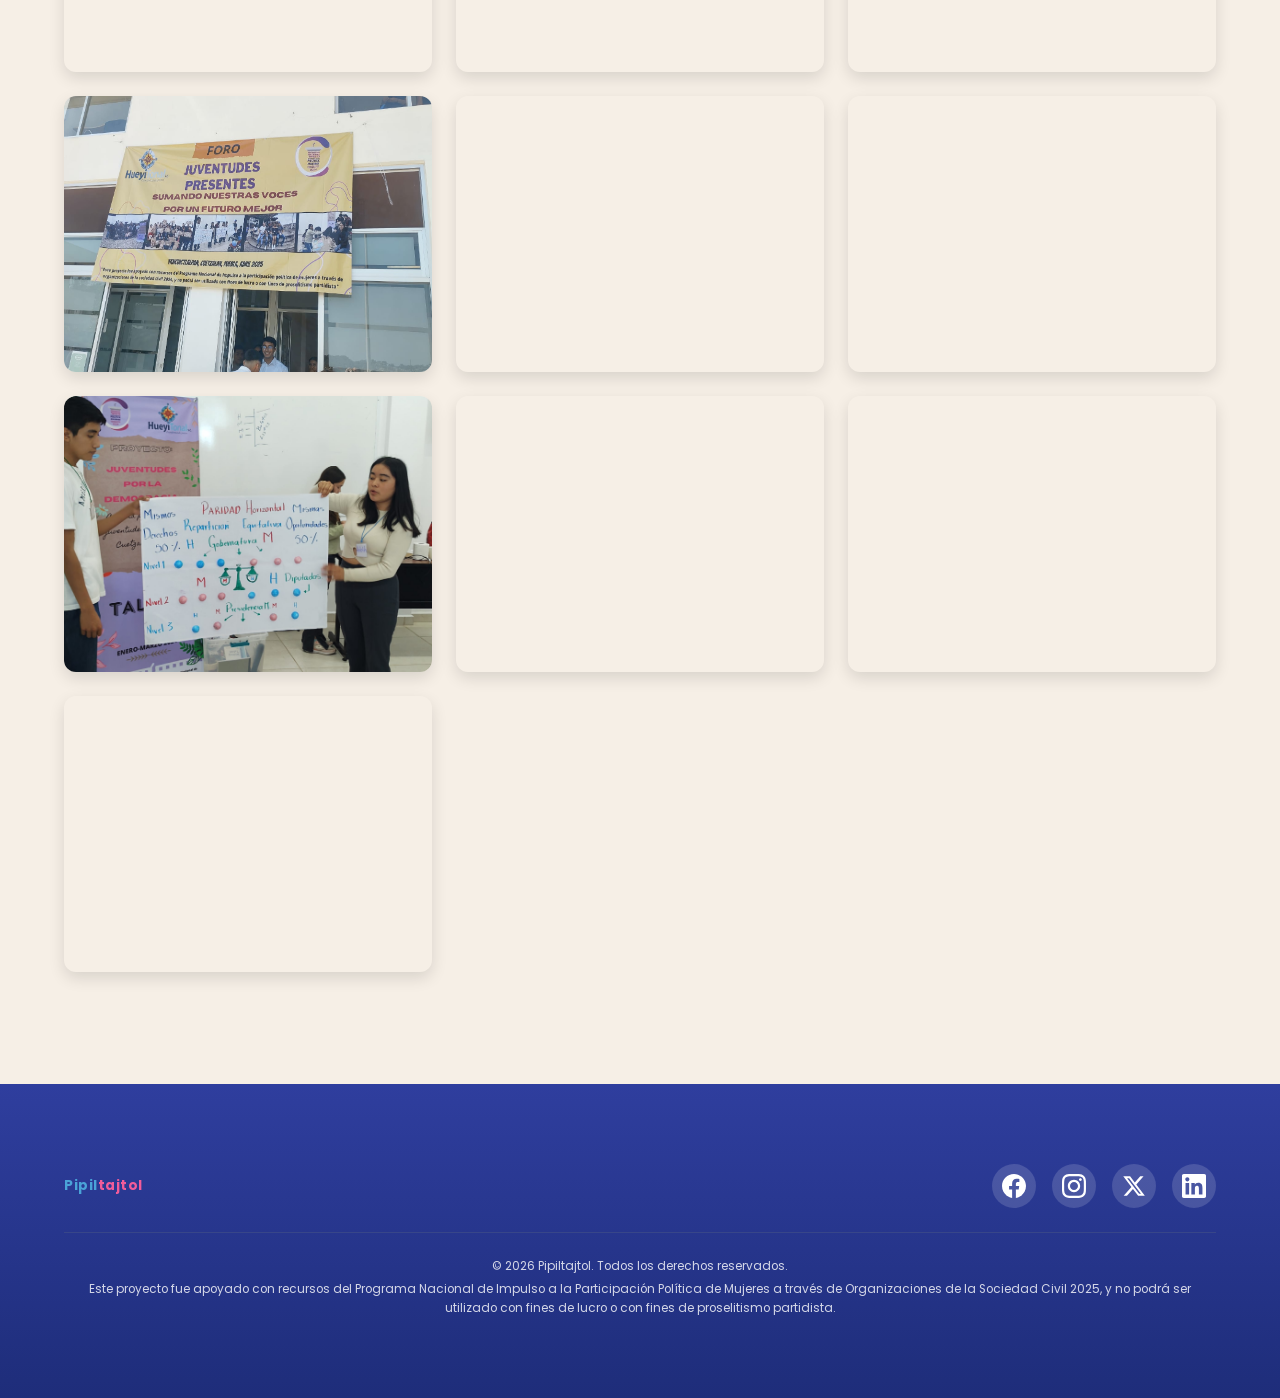
<file: pages/testimonios.html>
<!DOCTYPE html>
<html lang="es">
<head>
  <meta charset="UTF-8">
  <meta name="viewport" content="width=device-width, initial-scale=1.0">
  <title>Lo que dicen las juventudes — Pipiltajtol</title>
  <link href="https://cdn.jsdelivr.net/npm/bootstrap@5.3.2/dist/css/bootstrap.min.css" rel="stylesheet" crossorigin="anonymous">
  <link rel="preconnect" href="https://fonts.googleapis.com">
  <link rel="preconnect" href="https://fonts.gstatic.com" crossorigin>
  <link href="https://fonts.googleapis.com/css2?family=Poppins:wght@400;500;600;700;800&display=swap" rel="stylesheet">
  <link rel="stylesheet" href="../css/pipitajtol.css">
  <link rel="stylesheet" href="../css/styles.css">
  <style>
    .testimonios-video-slot {
      aspect-ratio: 16 / 9;
      border-radius: var(--pipil-radius);
      background: linear-gradient(135deg, var(--pipil-azul-principal) 0%, #1a237e 100%);
      display: flex;
      flex-direction: column;
      align-items: center;
      justify-content: center;
      color: #fff;
      text-align: center;
      padding: 1.5rem;
      box-shadow: var(--pipil-shadow);
    }
    .testimonios-video-slot video {
      width: 100%;
      height: 100%;
      border-radius: inherit;
      display: block;
      object-fit: cover;
      background: #000;
    }
    .testimonios-video-slot .video-icon {
      font-size: 2.5rem;
      line-height: 1;
      margin-bottom: 0.5rem;
      opacity: 0.95;
    }
    .testimonios-foto {
      aspect-ratio: 4 / 3;
      border-radius: var(--pipil-radius);
      box-shadow: var(--pipil-shadow);
      min-height: 180px;
      overflow: hidden;
    }
    .testimonios-foto img {
      width: 100%;
      height: 100%;
      object-fit: cover;
      display: block;
    }
    .testimonios-integra {
      background: linear-gradient(120deg, rgba(233, 30, 99, 0.08), rgba(47, 62, 158, 0.08));
      border: 1px solid rgba(47, 62, 158, 0.12);
      border-radius: var(--pipil-radius);
      padding: 1.25rem 1.5rem;
    }
    .testimonios-section-label {
      font-size: 1.1rem;
      font-weight: 700;
      color: var(--pipil-azul-principal);
      margin-bottom: 1rem;
      display: flex;
      align-items: center;
      gap: 0.5rem;
    }
    .frase-pendiente {
      border-left: 4px solid var(--pipil-rosa-principal);
      background: var(--pipil-blanco);
      padding: 1rem 1.25rem;
      border-radius: 0 var(--pipil-radius) var(--pipil-radius) 0;
      box-shadow: var(--pipil-shadow);
    }
  </style>
</head>
<body>
  <nav class="navbar navbar-expand-lg navbar-dark fixed-top py-3" id="mainNav">
    <div class="container">
      <a class="navbar-brand brand-title fw-bold" href="../index.html"><span class="pipil">Pipil</span><span class="tajtol">tajtol</span></a>
      <button class="navbar-toggler border-0" type="button" data-bs-toggle="collapse" data-bs-target="#navbarNav" aria-controls="navbarNav" aria-expanded="false" aria-label="Menú">
        <span class="navbar-toggler-icon"></span>
      </button>
      <div class="collapse navbar-collapse" id="navbarNav">
        <ul class="navbar-nav ms-auto gap-2 gap-lg-3">
          <li class="nav-item"><a class="nav-link" href="nuestra_voz.html">Las voces que transforman Cuetzalan</a></li>
          <li class="nav-item"><a class="nav-link" href="nuestro_movimiento.html">Nuestro Movimiento</a></li>
          <li class="nav-item"><a class="nav-link" href="logros.html">Lo que estamos logrando</a></li>
          <li class="nav-item"><a class="nav-link active" href="testimonios.html" aria-current="page">Lo que dicen las juventudes</a></li>
          <li class="nav-item"><a class="nav-link" href="servicios.html">Lo que hacemos</a></li>
          <li class="nav-item"><a class="nav-link" href="equipo.html">Quiénes lo hacen posible</a></li>
          <li class="nav-item"><a class="nav-link" href="contacto.html">Súmate al movimiento</a></li>
        </ul>
      </div>
    </div>
  </nav>

  <main class="page-content">
    <section class="section-py">
      <div class="container">
        <div class="row justify-content-center mb-4">
          <div class="col-lg-9 text-center">
            <h1 class="section-title animate-on-scroll">Lo que dicen las juventudes</h1>
            <div class="text-start text-lg-center mx-auto animate-on-scroll" style="max-width: 42rem;">
              <p class="lead text-muted mb-3">Las juventudes no solo participan… también reflexionan, cuestionan y proponen.</p>
              <p class="text-muted mb-0">Este espacio reúne sus voces, experiencias y aprendizajes.</p>
            </div>
          </div>
        </div>


        <section class="mb-5 pb-2" aria-labelledby="videosHeading">
          <h2 id="videosHeading" class="testimonios-section-label animate-on-scroll"><span aria-hidden="true">🎥</span> Videos cortos</h2>
          <div class="row g-4">
            <div class="col-md-6 col-lg-4">
              <div class="testimonios-video-slot animate-on-scroll p-0 overflow-hidden">
                <video controls preload="metadata">
                  <source src="../images/TESTIMONIOS/Testiomio_001.mp4" type="video/mp4">
                  Tu navegador no soporta la etiqueta video.
                </video>
              </div>
            </div>
            <div class="col-md-6 col-lg-4">
              <div class="testimonios-video-slot animate-on-scroll">
                <span class="video-icon" aria-hidden="true">▶</span>
                <span class="fw-semibold">Video corto 2</span>
                <span class="small opacity-75 mt-1">Placeholder — añade iframe o &lt;video&gt;</span>
              </div>
            </div>
            <div class="col-md-6 col-lg-4">
              <div class="testimonios-video-slot animate-on-scroll">
                <span class="video-icon" aria-hidden="true">▶</span>
                <span class="fw-semibold">Video corto 3</span>
                <span class="small opacity-75 mt-1">Placeholder — añade iframe o &lt;video&gt;</span>
              </div>
            </div>
          </div>
        </section>

        <section class="mb-5 pb-2" aria-labelledby="frasesHeading">
          <h2 id="frasesHeading" class="testimonios-section-label animate-on-scroll">Frases</h2>
          <p class="text-muted small mb-4 animate-on-scroll">Voces de las juventudes que participan en Pipil Tajtol.</p>
          <div class="row g-4">
            <div class="col-md-6 col-lg-4">
              <blockquote class="frase-pendiente animate-on-scroll mb-0 h-100">
                <p class="fst-italic text-muted mb-2">«Antes pensaba que la política era solo para los hombres grandes que están en el gobierno, pero ahora sé que yo también puedo estar ahí. Me gustaría algún día ser regidora o presidenta de mi comunidad para cambiar muchas cosas.»</p>
                <footer class="small fw-semibold text-secondary">— Yessica, 17 años</footer>
              </blockquote>
            </div>
            <div class="col-md-6 col-lg-4">
              <blockquote class="frase-pendiente animate-on-scroll mb-0 h-100">
                <p class="fst-italic text-muted mb-2">«Sé que todos/as quienes participamos salimos con nuevas herramientas para mejorar nuestra comunicación diaria y para transmitirla en nuestra casa, amigos y toda la comunidad que nos rodea.»</p>
                <footer class="small fw-semibold text-secondary">— Jesús, 17 años</footer>
              </blockquote>
            </div>
            <div class="col-md-6 col-lg-4">
              <blockquote class="frase-pendiente animate-on-scroll mb-0 h-100">
                <p class="fst-italic text-muted mb-2">«Lo más bonito de esta experiencia fue darme cuenta de que, más allá de ayudar a otras juventudes, también me ayudé a mí misma.»</p>
                <footer class="small fw-semibold text-secondary">— Arleth, 19 años</footer>
              </blockquote>
            </div>
          </div>
        </section>

        <section class="mb-0" aria-labelledby="fotosHeading">
          <h2 id="fotosHeading" class="testimonios-section-label animate-on-scroll"><span aria-hidden="true">📸</span> Fotos</h2>
          <div class="row row-cols-1 row-cols-sm-2 row-cols-lg-3 g-4">
            <div class="col">
              <div class="testimonios-foto animate-on-scroll">
                <img src="../images/TESTIMONIOS/Img_testimoio_001.jpeg" alt="Testimonios — foto 1" loading="lazy" decoding="async">
              </div>
            </div>
            <div class="col">
              <div class="testimonios-foto animate-on-scroll">
                <img src="../images/TESTIMONIOS/Img_testimoio_002.jpeg" alt="Testimonios — foto 2" loading="lazy" decoding="async">
              </div>
            </div>
            <div class="col">
              <div class="testimonios-foto animate-on-scroll">
                <img src="../images/TESTIMONIOS/Img_testimoio_003.jpeg" alt="Testimonios — foto 3" loading="lazy" decoding="async">
              </div>
            </div>
            <div class="col">
              <div class="testimonios-foto animate-on-scroll">
                <img src="../images/TESTIMONIOS/Img_testimoio_004.jpeg" alt="Testimonios — foto 4" loading="lazy" decoding="async">
              </div>
            </div>
            <div class="col">
              <div class="testimonios-foto animate-on-scroll">
                <img src="../images/TESTIMONIOS/Img_testimoio_005.jpeg" alt="Testimonios — foto 5" loading="lazy" decoding="async">
              </div>
            </div>
            <div class="col">
              <div class="testimonios-foto animate-on-scroll">
                <img src="../images/TESTIMONIOS/Img_testimoio_006.jpeg" alt="Testimonios — foto 6" loading="lazy" decoding="async">
              </div>
            </div>
            <div class="col">
              <div class="testimonios-foto animate-on-scroll">
                <img src="../images/TESTIMONIOS/Img_testimoio_007.jpeg" alt="Testimonios — foto 7" loading="lazy" decoding="async">
              </div>
            </div>
            <div class="col">
              <div class="testimonios-foto animate-on-scroll">
                <img src="../images/TESTIMONIOS/Img_testimoio_008.jpeg" alt="Testimonios — foto 8" loading="lazy" decoding="async">
              </div>
            </div>
            <div class="col">
              <div class="testimonios-foto animate-on-scroll">
                <img src="../images/TESTIMONIOS/Img_testimoio_009.jpeg" alt="Testimonios — foto 9" loading="lazy" decoding="async">
              </div>
            </div>
            <div class="col">
              <div class="testimonios-foto animate-on-scroll">
                <img src="../images/TESTIMONIOS/Img_testimoio_010.jpeg" alt="Testimonios — foto 10" loading="lazy" decoding="async">
              </div>
            </div>
            <div class="col">
              <div class="testimonios-foto animate-on-scroll">
                <img src="../images/TESTIMONIOS/Img_testimoio_011.jpeg" alt="Testimonios — foto 11" loading="lazy" decoding="async">
              </div>
            </div>
            <div class="col">
              <div class="testimonios-foto animate-on-scroll">
                <img src="../images/TESTIMONIOS/Img_testimoio_012.jpeg" alt="Testimonios — foto 12" loading="lazy" decoding="async">
              </div>
            </div>
            <div class="col">
              <div class="testimonios-foto animate-on-scroll">
                <img src="../images/TESTIMONIOS/Img_testimoio_013.jpeg" alt="Testimonios — foto 13" loading="lazy" decoding="async">
              </div>
            </div>
          </div>
        </section>
      </div>
    </section>
  </main>

  <footer class="footer py-5">
    <div class="container">
      <div class="row align-items-center">
        <div class="col-md-6 text-center text-md-start mb-3 mb-md-0">
          <span class="navbar-brand brand-title fw-bold"><span class="pipil">Pipil</span><span class="tajtol">tajtol</span></span>
        </div>
        <div class="col-md-6">
          <div class="social-links d-flex justify-content-center justify-content-md-end gap-3">
            <a href="https://www.facebook.com/share/18GvmEy63g/" class="social-link" aria-label="Facebook" target="_blank" rel="noopener"><svg xmlns="http://www.w3.org/2000/svg" width="24" height="24" fill="currentColor" viewBox="0 0 24 24"><path d="M24 12.073c0-6.627-5.373-12-12-12s-12 5.373-12 12c0 5.99 4.388 10.954 10.125 11.854v-8.385H7.078v-3.47h3.047V9.43c0-3.007 1.792-4.669 4.533-4.669 1.312 0 2.686.235 2.686.235v2.953H15.83c-1.491 0-1.956.925-1.956 1.874v2.25h3.328l-.532 3.47h-2.796v8.385C19.612 23.027 24 18.062 24 12.073z"/></svg></a>
            <a href="#" class="social-link" aria-label="Instagram" target="_blank" rel="noopener"><svg xmlns="http://www.w3.org/2000/svg" width="24" height="24" fill="currentColor" viewBox="0 0 24 24"><path d="M12 2.163c3.204 0 3.584.012 4.85.07 3.252.148 4.771 1.691 4.919 4.919.058 1.265.069 1.645.069 4.849 0 3.205-.012 3.584-.069 4.849-.149 3.225-1.664 4.771-4.919 4.919-1.266.058-1.644.07-4.85.07-3.204 0-3.584-.012-4.849-.07-3.26-.149-4.771-1.699-4.919-4.92-.058-1.265-.07-1.644-.07-4.849 0-3.204.013-3.583.07-4.849.149-3.227 1.664-4.771 4.919-4.919 1.266-.057 1.645-.069 4.849-.069zm0-2.163c-3.259 0-3.667.014-4.947.072-4.358.2-6.78 2.618-6.98 6.98-.059 1.281-.073 1.689-.073 4.948 0 3.259.014 3.668.072 4.948.2 4.358 2.618 6.78 6.98 6.98 1.281.058 1.689.072 4.948.072 3.259 0 3.668-.014 4.948-.072 4.354-.2 6.782-2.618 6.979-6.98.059-1.28.073-1.689.073-4.948 0-3.259-.014-3.667-.072-4.947-.196-4.354-2.617-6.78-6.979-6.98-1.281-.059-1.69-.073-4.949-.073zm0 5.838c-3.403 0-6.162 2.759-6.162 6.162s2.759 6.163 6.162 6.163 6.162-2.759 6.162-6.163c0-3.403-2.759-6.162-6.162-6.162zm0 10.162c-2.209 0-4-1.79-4-4 0-2.209 1.791-4 4-4s4 1.791 4 4c0 2.21-1.791 4-4 4zm6.406-11.845c-.796 0-1.441.645-1.441 1.44s.645 1.44 1.441 1.44c.795 0 1.439-.645 1.439-1.44s-.644-1.44-1.439-1.44z"/></svg></a>
            <a href="#" class="social-link" aria-label="Twitter / X" target="_blank" rel="noopener"><svg xmlns="http://www.w3.org/2000/svg" width="24" height="24" fill="currentColor" viewBox="0 0 24 24"><path d="M18.244 2.25h3.308l-7.227 8.26 8.502 11.24H16.17l-5.214-6.817L4.99 21.75H1.68l7.73-8.835L1.254 2.25H8.08l4.713 6.231zm-1.161 17.52h1.833L7.084 4.126H5.117z"/></svg></a>
            <a href="#" class="social-link" aria-label="LinkedIn" target="_blank" rel="noopener"><svg xmlns="http://www.w3.org/2000/svg" width="24" height="24" fill="currentColor" viewBox="0 0 24 24"><path d="M20.447 20.452h-3.554v-5.569c0-1.328-.027-3.037-1.852-3.037-1.853 0-2.136 1.445-2.136 2.939v5.667H9.351V9h3.414v1.561h.046c.477-.9 1.637-1.85 3.37-1.85 3.601 0 4.267 2.37 4.267 5.455v6.286zM5.337 7.433c-1.144 0-2.063-.926-2.063-2.065 0-1.138.92-2.063 2.063-2.063 1.14 0 2.064.925 2.064 2.063 0 1.139-.925 2.065-2.064 2.065zm1.782 13.019H3.555V9h3.564v11.452zM22.225 0H1.771C.792 0 0 .774 0 1.729v20.542C0 23.227.792 24 1.771 24h20.451C23.2 24 24 23.227 24 22.271V1.729C24 .774 23.2 0 22.222 0h.003z"/></svg></a>
          </div>
        </div>
      </div>
      <hr class="border-secondary my-4">
      <p class="text-center text-white-50 small mb-1">&copy; <span id="year"></span> Pipiltajtol. Todos los derechos reservados.</p>
      <p class="text-center text-white-50 small mb-0">Este proyecto fue apoyado con recursos del Programa Nacional de Impulso a la Participación Política de Mujeres a través de Organizaciones de la Sociedad Civil 2025, y no podrá ser utilizado con fines de lucro o con fines de proselitismo partidista.</p>
    </div>
  </footer>

  <script src="https://cdn.jsdelivr.net/npm/bootstrap@5.3.2/dist/js/bootstrap.bundle.min.js" crossorigin="anonymous"></script>
  <script src="../js/main.js"></script>
</body>
</html>
</file>
<file: css/pipitajtol.css>
/* =========================================================
   pipiltajtol – Design System CSS
   Paleta extraída del logo oficial
   ========================================================= */

/* -----------------------------
   Variables de color
------------------------------*/
:root {
    /* Branding */
    --pipil-azul-principal: #2F3E9E;
    --pipil-rosa-principal: #F15C9A;
  
    /* Secundarios */
    --pipil-azul-claro: #4AA3D8;
    --pipil-verde: #3FA36C;
    --pipil-verde-claro: #CDE6B8;
    --pipil-amarillo: #F7C84B;
    --pipil-naranja: #F5A03A;
  
    /* Neutros */
    --pipil-fondo: #F6EFE6;
    --pipil-blanco: #FFFFFF;
    --pipil-gris-texto: #333333;
  
    /* UI */
    --pipil-radius: 12px;
    --pipil-shadow: 0 6px 16px rgba(0, 0, 0, 0.12);
    --pipil-transition: all 0.25s ease;
  }
  
  /* -----------------------------
     Reset básico
  ------------------------------*/
  *,
  *::before,
  *::after {
    box-sizing: border-box;
    margin: 0;
    padding: 0;
  }
  
  html {
    font-size: 16px;
  }
  
  body {
    font-family: "Poppins", "Segoe UI", sans-serif;
    background-color: var(--pipil-fondo);
    color: var(--pipil-gris-texto);
    line-height: 1.6;
  }
  
  /* -----------------------------
     Tipografía
  ------------------------------*/
  h1, h2, h3, h4, h5, h6 {
    color: var(--pipil-azul-principal);
    margin-bottom: 0.5em;
  }
  
  p {
    margin-bottom: 1em;
  }
  
  .brand-title {
    font-weight: 800;
    letter-spacing: 0.5px;
  }
  
  .brand-title .pipil {
    color: var(--pipil-azul-principal);
  }
  
  .brand-title .tajtol {
    color: var(--pipil-rosa-principal);
  }
  
  /* -----------------------------
     Layout
  ------------------------------*/
  .container {
    max-width: 1200px;
    margin: auto;
    padding: 2rem 1.5rem;
  }
  
  .card {
    background-color: var(--pipil-blanco);
    border-radius: var(--pipil-radius);
    box-shadow: var(--pipil-shadow);
    padding: 1.5rem;
    margin-bottom: 1.5rem;
  }
  
  /* -----------------------------
     Botones
  ------------------------------*/
  .button {
    display: inline-block;
    padding: 0.75rem 1.4rem;
    border-radius: var(--pipil-radius);
    border: none;
    font-weight: 600;
    cursor: pointer;
    transition: var(--pipil-transition);
    text-decoration: none;
  }
  
  .button-primary {
    background-color: var(--pipil-rosa-principal);
    color: var(--pipil-blanco);
  }
  
  .button-primary:hover {
    background-color: #e84b8c;
  }
  
  .button-secondary {
    background-color: var(--pipil-azul-principal);
    color: var(--pipil-blanco);
  }
  
  .button-secondary:hover {
    background-color: #253080;
  }
  
  .button-accent {
    background-color: var(--pipil-amarillo);
    color: var(--pipil-azul-principal);
  }
  
  .button-accent:hover {
    background-color: #eebc3f;
  }
  
  /* -----------------------------
     Etiquetas / Badges
  ------------------------------*/
  .badge {
    display: inline-block;
    padding: 0.35rem 0.7rem;
    border-radius: 999px;
    font-size: 0.75rem;
    font-weight: 600;
  }
  
  .badge-green {
    background-color: var(--pipil-verde);
    color: var(--pipil-blanco);
  }
  
  .badge-blue {
    background-color: var(--pipil-azul-claro);
    color: var(--pipil-blanco);
  }
  
  .badge-pink {
    background-color: var(--pipil-rosa-principal);
    color: var(--pipil-blanco);
  }
  
  /* -----------------------------
     Formularios
  ------------------------------*/
  input,
  select,
  textarea {
    width: 100%;
    padding: 0.65rem 0.8rem;
    border-radius: var(--pipil-radius);
    border: 2px solid #ddd;
    font-size: 0.95rem;
    margin-bottom: 1rem;
    transition: var(--pipil-transition);
  }
  
  input:focus,
  select:focus,
  textarea:focus {
    border-color: var(--pipil-azul-claro);
    outline: none;
  }
  
  /* -----------------------------
     Estados
  ------------------------------*/
  .success {
    color: var(--pipil-verde);
  }
  
  .warning {
    color: var(--pipil-naranja);
  }
  
  .error {
    color: var(--pipil-rosa-principal);
  }
  
  /* -----------------------------
     Utilidades
  ------------------------------*/
  .text-center {
    text-align: center;
  }
  
  .mt-1 { margin-top: 1rem; }
  .mt-2 { margin-top: 2rem; }
  .mb-1 { margin-bottom: 1rem; }
  .mb-2 { margin-bottom: 2rem; }
  
  /* -----------------------------
     Footer
  ------------------------------*/
  .footer {
    text-align: center;
    padding: 1.5rem;
    font-size: 0.85rem;
    color: #666;
  }
</file>
<file: css/styles.css>
/* ============================================
   Pipiltajtol — Estilos del sitio
   Usa el design system (pipitajtol.css)
   ============================================ */

/* Restaurar grid de Bootstrap tras reset del design system */
.row {
  margin-left: -0.75rem;
  margin-right: -0.75rem;
}
.row > * {
  padding-left: 0.75rem;
  padding-right: 0.75rem;
}

/* --- Base --- */
html {
  scroll-behavior: smooth;
}

/* Contenido de páginas internas (evitar solapamiento con navbar fija) */
.page-content {
  padding-top: 80px;
}

body {
  font-family: "Poppins", "Segoe UI", sans-serif;
  background-color: var(--pipil-fondo);
  color: var(--pipil-gris-texto);
  overflow-x: hidden;
}

/* --- Navbar --- */
#mainNav {
  background: rgba(47, 62, 158, 0.95);
  backdrop-filter: blur(10px);
  transition: var(--pipil-transition);
}

#mainNav.scrolled {
  background: var(--pipil-azul-principal);
  box-shadow: var(--pipil-shadow);
}

/* Navegación con textos largos */
#mainNav .navbar-nav {
  flex-wrap: wrap;
  justify-content: flex-end;
  row-gap: 0.35rem;
}

.navbar-dark .navbar-nav .nav-link {
  color: var(--pipil-blanco);
  font-weight: 500;
  opacity: 0.9;
  transition: var(--pipil-transition);
  font-size: 0.9rem;
  padding-inline: 0.5rem;
  line-height: 1.3;
  text-align: center;
  white-space: normal;
}

.navbar-dark .navbar-nav .nav-link:hover,
.navbar-dark .navbar-nav .nav-link:focus {
  color: var(--pipil-amarillo);
  opacity: 1;
}

.navbar-dark .navbar-nav .nav-link.active {
  color: var(--pipil-amarillo);
  font-weight: 600;
}

@media (min-width: 992px) {
  #mainNav .navbar-nav {
    flex-wrap: nowrap;
  }
}

/* Marca en navbar: Pipil (azul) + tajtol (rosa) */
#mainNav .brand-title .pipil { color: var(--pipil-blanco); }
#mainNav .brand-title .tajtol { color: var(--pipil-rosa-principal); }

/* --- Hero (Inicio) --- */
.hero {
  background: linear-gradient(135deg, var(--pipil-azul-principal) 0%, #1e2d7a 50%, var(--pipil-azul-claro) 100%);
  color: var(--pipil-blanco);
  position: relative;
}

.hero-title {
  font-size: clamp(2rem, 5vw, 3.5rem);
  font-weight: 800;
  line-height: 1.2;
  color: var(--pipil-blanco);
}

.hero .brand-title .pipil { color: var(--pipil-blanco); }
.hero .brand-title .tajtol { color: var(--pipil-rosa-principal); }

.hero-visual {
  width: 100%;
  aspect-ratio: 1;
  background: linear-gradient(145deg, rgba(241, 92, 154, 0.15), rgba(74, 163, 216, 0.2)), url('../images/Principal.jpeg') center center / cover no-repeat;
  border: 2px solid rgba(255, 255, 255, 0.2);
  border-radius: var(--pipil-radius);
}

/* Botón outline en hero */
.button-outline-hero {
  background: transparent;
  color: var(--pipil-blanco);
  border: 2px solid var(--pipil-blanco);
}
.button-outline-hero:hover {
  background: var(--pipil-blanco);
  color: var(--pipil-azul-principal);
  border-color: var(--pipil-blanco);
}

/* Animaciones de entrada (hero) */
.animate-fade-in {
  opacity: 0;
  transform: translateY(20px);
  animation: fadeInUp 0.8s ease forwards;
}
.animate-fade-in.delay-1 { animation-delay: 0.2s; }
.animate-fade-in.delay-2 { animation-delay: 0.4s; }

@keyframes fadeInUp {
  to {
    opacity: 1;
    transform: translateY(0);
  }
}

/* Indicador de scroll */
.scroll-indicator {
  position: absolute;
  bottom: 2rem;
  left: 50%;
  transform: translateX(-50%);
}

.scroll-link {
  display: block;
  width: 28px;
  height: 44px;
  border: 2px solid rgba(255, 255, 255, 0.5);
  border-radius: 14px;
  position: relative;
  transition: var(--pipil-transition);
}

.scroll-link:hover {
  border-color: var(--pipil-amarillo);
}

.scroll-link span {
  position: absolute;
  top: 8px;
  left: 50%;
  width: 6px;
  height: 6px;
  margin-left: -3px;
  background: var(--pipil-rosa-principal);
  border-radius: 50%;
  animation: scrollBounce 2s infinite;
}

@keyframes scrollBounce {
  0%, 100% { transform: translateY(0); opacity: 1; }
  50% { transform: translateY(10px); opacity: 0.5; }
}

/* --- Secciones --- */
.section-py {
  padding-top: 5rem;
  padding-bottom: 5rem;
}

.section-title {
  font-size: clamp(1.75rem, 4vw, 2.5rem);
  font-weight: 700;
  margin-bottom: 0.5rem;
  color: var(--pipil-azul-principal);
}

.section-subtitle {
  font-size: 1.1rem;
}

.bg-light {
  background-color: var(--pipil-blanco) !important;
}

/* Animaciones al hacer scroll */
.animate-on-scroll {
  opacity: 0;
  transform: translateY(30px);
  transition: opacity 0.6s ease, transform 0.6s ease;
}

.animate-on-scroll.visible {
  opacity: 1;
  transform: translateY(0);
}

/* --- Nosotros --- */
.about-image .about-placeholder {
  width: 100%;
  aspect-ratio: 4/3;
  background: url('../images/Principal.jpeg') center center / cover no-repeat;
}

#nosotros h3 {
  color: var(--pipil-azul-principal);
}

/* --- Tarjetas de servicio --- */
.service-card {
  background-color: var(--pipil-blanco);
  border-radius: var(--pipil-radius);
  box-shadow: var(--pipil-shadow);
  transition: var(--pipil-transition);
}

.service-card:hover {
  transform: translateY(-6px);
  box-shadow: 0 12px 24px rgba(47, 62, 158, 0.15);
}

.service-card .card-title {
  color: var(--pipil-azul-principal);
}

.service-icon {
  width: 56px;
  height: 56px;
  display: flex;
  align-items: center;
  justify-content: center;
  font-size: 1.5rem;
  background: rgba(47, 62, 158, 0.1);
  color: var(--pipil-azul-principal);
  border-radius: var(--pipil-radius);
}

/* --- Portafolio / Carrusel --- */
.portfolio-slide {
  width: 100%;
  height: 400px;
  background: url('../images/Principal.jpeg') center center / cover no-repeat;
}

.portfolio-slide-1 {
  background: linear-gradient(90deg, rgba(47, 62, 158, 0.4), rgba(47, 62, 158, 0.2)), url('../images/Principal.jpeg') center center / cover no-repeat;
}

.portfolio-slide-2 {
  background: linear-gradient(90deg, rgba(241, 92, 154, 0.35), rgba(245, 160, 58, 0.25)), url('../images/Principal.jpeg') center center / cover no-repeat;
}

.portfolio-slide-3 {
  background: linear-gradient(90deg, rgba(63, 163, 108, 0.4), rgba(205, 230, 184, 0.3)), url('../images/Principal.jpeg') center center / cover no-repeat;
}

.carousel-caption {
  background: rgba(47, 62, 158, 0.75);
  padding: 1rem 1.5rem;
  border-radius: var(--pipil-radius);
}

.carousel-control-prev-icon,
.carousel-control-next-icon {
  filter: none;
  background-color: rgba(47, 62, 158, 0.6);
  padding: 1rem;
  border-radius: 50%;
}

.carousel-indicators [data-bs-target] {
  background-color: var(--pipil-azul-principal);
}

/* --- Footer --- */
.footer {
  background: linear-gradient(180deg, var(--pipil-azul-principal) 0%, #1e2d7a 100%);
  color: var(--pipil-blanco);
}

.footer .brand-title .pipil { color: var(--pipil-azul-claro); }
.footer .brand-title .tajtol { color: var(--pipil-rosa-principal); }

.footer .text-white-50 {
  color: rgba(255, 255, 255, 0.8) !important;
}

.social-link {
  display: inline-flex;
  align-items: center;
  justify-content: center;
  width: 44px;
  height: 44px;
  color: var(--pipil-blanco);
  background: rgba(255, 255, 255, 0.15);
  border-radius: 50%;
  transition: var(--pipil-transition);
}

.social-link:hover {
  background: var(--pipil-rosa-principal);
  color: var(--pipil-blanco);
  transform: translateY(-3px);
}

.footer hr {
  border-color: rgba(255, 255, 255, 0.2);
}

/* --- Botones (compatibilidad con clases del design system) --- */
.btn.button-primary {
  background-color: var(--pipil-rosa-principal);
  border-color: var(--pipil-rosa-principal);
  color: var(--pipil-blanco);
}

.btn.button-primary:hover {
  background-color: #e84b8c;
  border-color: #e84b8c;
  color: var(--pipil-blanco);
}

/* --- Contadores (Lo que estamos logrando) --- */
#countersSection .counter-card {
  background-color: var(--pipil-blanco);
  border-radius: var(--pipil-radius);
  box-shadow: var(--pipil-shadow);
  padding: 1.75rem 1.25rem;
  text-align: center;
  height: 100%;
  transition: transform var(--pipil-transition), box-shadow var(--pipil-transition);
}
#countersSection .counter-card:hover {
  transform: translateY(-4px);
  box-shadow: 0 12px 28px rgba(47, 62, 158, 0.15);
}
#countersSection .counter-number {
  font-size: clamp(2rem, 5vw, 3rem);
  font-weight: 800;
  color: var(--pipil-azul-principal);
  line-height: 1.1;
  font-variant-numeric: tabular-nums;
}
#countersSection .counter-prefix {
  color: var(--pipil-rosa-principal);
  margin-right: 0.05em;
}
#countersSection .counter-label {
  margin: 0.75rem 0 0;
  font-size: 0.95rem;
  color: var(--pipil-gris-texto);
  font-weight: 500;
}

/* --- Responsive --- */
@media (max-width: 991.98px) {
  .section-py {
    padding-top: 4rem;
    padding-bottom: 4rem;
  }
  .portfolio-slide {
    height: 280px;
  }
}

@media (max-width: 575.98px) {
  .hero .btn-lg {
    display: block;
    width: 100%;
    margin-bottom: 0.5rem;
  }
  .hero .btn-lg.me-2 {
    margin-right: 0 !important;
  }
}
</file>
